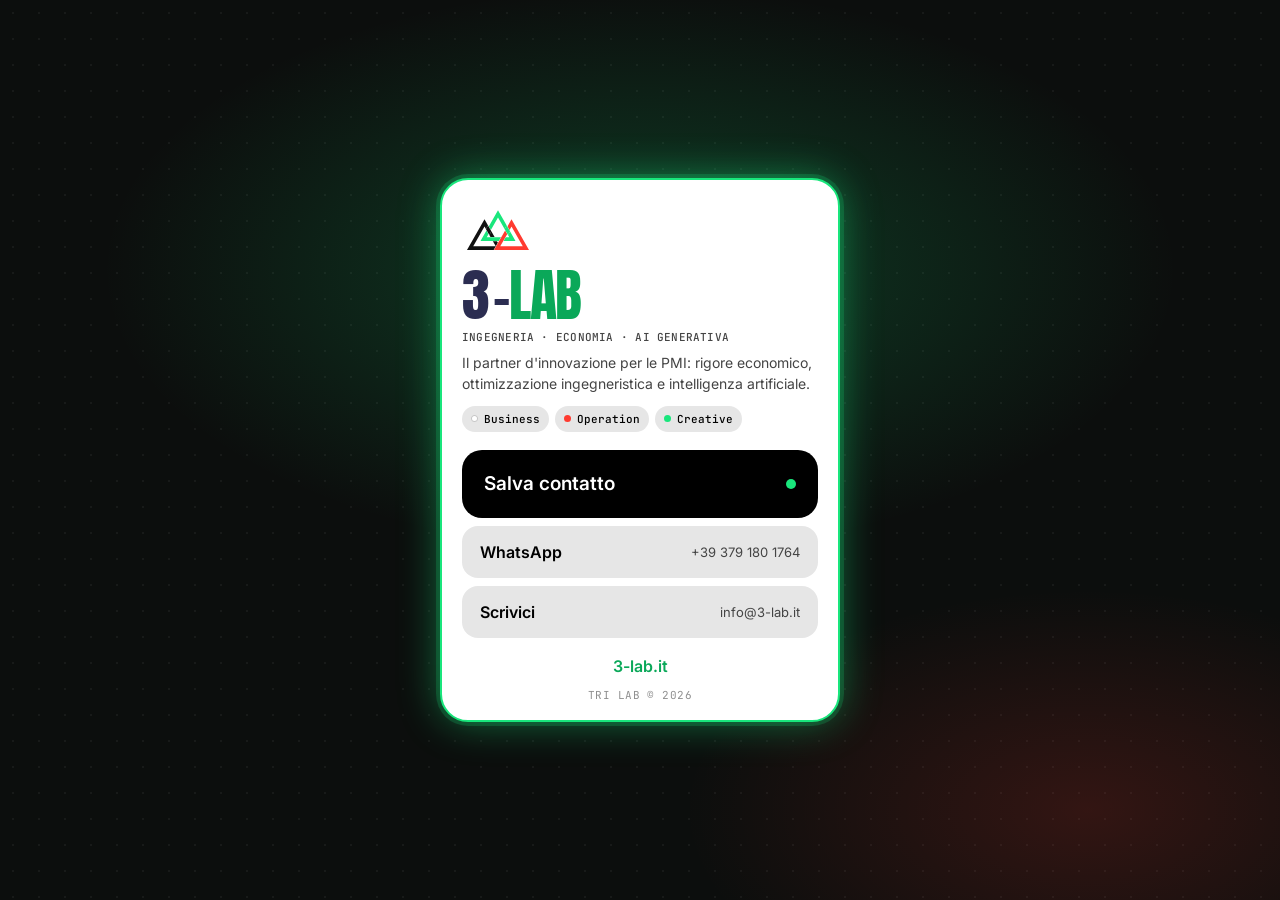
<file: card/index.html>
<!doctype html>
<html lang="it">
<head>
<meta charset="utf-8">
<meta name="viewport" content="width=device-width,initial-scale=1,viewport-fit=cover">
<title>3-LAB — Biglietto da visita</title>
<meta name="description" content="3-LAB: ingegneria, economia e AI generativa per le PMI. Salva il contatto.">
<meta name="theme-color" content="#0c0e0d">
<link rel="icon" href="../logo.svg" type="image/svg+xml">
<link rel="preconnect" href="https://fonts.googleapis.com">
<link rel="preconnect" href="https://fonts.gstatic.com" crossorigin>
<link href="https://fonts.googleapis.com/css2?family=Anton&family=Inter:wght@400;500;600&family=JetBrains+Mono:wght@400;500&display=swap" rel="stylesheet">
<style>
:root{--ink:#000;--paper:#fff;--canvas:#e6e6e6;--slate:#444;--smoke:#8f8f8f;--ash:#c6c6c6;--volt:#19E67C;--volt-deep:#0aa859;--signal:#FF3B30;--navy:#2b2d51}
*{box-sizing:border-box;margin:0}
body{min-height:100svh;display:grid;place-items:center;padding:16px;background-color:#0c0e0d;background-image:radial-gradient(60% 45% at 50% 30%,rgba(25,230,124,.22),transparent 70%),radial-gradient(45% 35% at 85% 90%,rgba(255,59,48,.16),transparent 70%),radial-gradient(rgba(255,255,255,.05) 1px,transparent 1px);background-size:auto,auto,26px 26px;background-attachment:fixed;color:var(--ink);font:16px/1.5 'Inter',system-ui,sans-serif}
.card{width:100%;max-width:400px;background:var(--paper);border-radius:28px;padding:24px 20px 18px;border:2px solid var(--volt);box-shadow:0 0 0 4px rgba(25,230,124,.18),0 0 40px rgba(25,230,124,.45)}
.mark{width:72px;height:auto;display:block}
h1{font:400 56px/.9 'Anton',sans-serif;letter-spacing:-.02em;text-transform:uppercase;margin-top:12px;color:var(--navy)}
h1 .g{color:var(--volt-deep)}
h1 .dash{margin-left:.07em}
.tag{font:500 11px/1.4 'JetBrains Mono',monospace;letter-spacing:.02em;text-transform:uppercase;color:var(--slate);margin-top:10px}
.lead{color:var(--slate);margin-top:8px;font-size:14px;line-height:1.45}
.hubs{display:flex;gap:6px;flex-wrap:wrap;margin-top:12px}
.hubs span{font:500 11px 'JetBrains Mono',monospace;padding:6px 9px;border-radius:999px;background:var(--canvas)}
.hubs i{display:inline-block;width:7px;height:7px;border-radius:50%;margin-right:6px;vertical-align:1px}
.actions{display:grid;gap:8px;margin-top:18px}
.btn{display:flex;align-items:center;justify-content:space-between;gap:12px;padding:14px 18px;border-radius:16px;text-decoration:none;font-weight:600;color:var(--ink);background:var(--canvas)}
.btn small{font:400 13px 'Inter',sans-serif;color:var(--slate)}
.btn.main{background:var(--ink);color:var(--paper);padding:20px 22px;font-size:19px;border-radius:20px}
.btn.main::after{content:"";width:10px;height:10px;border-radius:50%;background:var(--volt)}
.btn:focus-visible{outline:3px solid var(--volt-deep);outline-offset:2px}
.site{display:block;text-align:center;margin-top:16px;font-weight:600;color:var(--volt-deep);text-decoration:none}
.site:hover{text-decoration:underline}
footer{font:400 11px 'JetBrains Mono',monospace;color:var(--smoke);text-align:center;margin-top:10px;letter-spacing:.04em}
</style>
</head>
<body>
<main class="card">
  <img class="mark" src="../logo.svg" alt="Logo 3-LAB" width="72" height="54">
  <h1>3<span class="dash">-</span><span class="g">LAB</span></h1>
  <p class="tag">Ingegneria · Economia · AI Generativa</p>
  <p class="lead">Il partner d'innovazione per le PMI: rigore economico, ottimizzazione ingegneristica e intelligenza artificiale.</p>
  <div class="hubs">
    <span><i style="background:var(--paper);box-shadow:inset 0 0 0 1px var(--ash)"></i>Business</span>
    <span><i style="background:var(--signal)"></i>Operation</span>
    <span><i style="background:var(--volt)"></i>Creative</span>
  </div>
  <nav class="actions">
    <a class="btn main" href="3-lab.vcf?v=2" download="3-LAB.vcf">Salva contatto</a>
    <a class="btn" href="https://wa.me/393791801764">WhatsApp <small>+39 379 180 1764</small></a>
    <a class="btn" href="mailto:info@3-lab.it">Scrivici <small>info@3-lab.it</small></a>
  </nav>
  <a class="site" href="https://3-lab.it">3-lab.it</a>
  <footer>TRI LAB © 2026</footer>
</main>
</body>
</html>
</file>
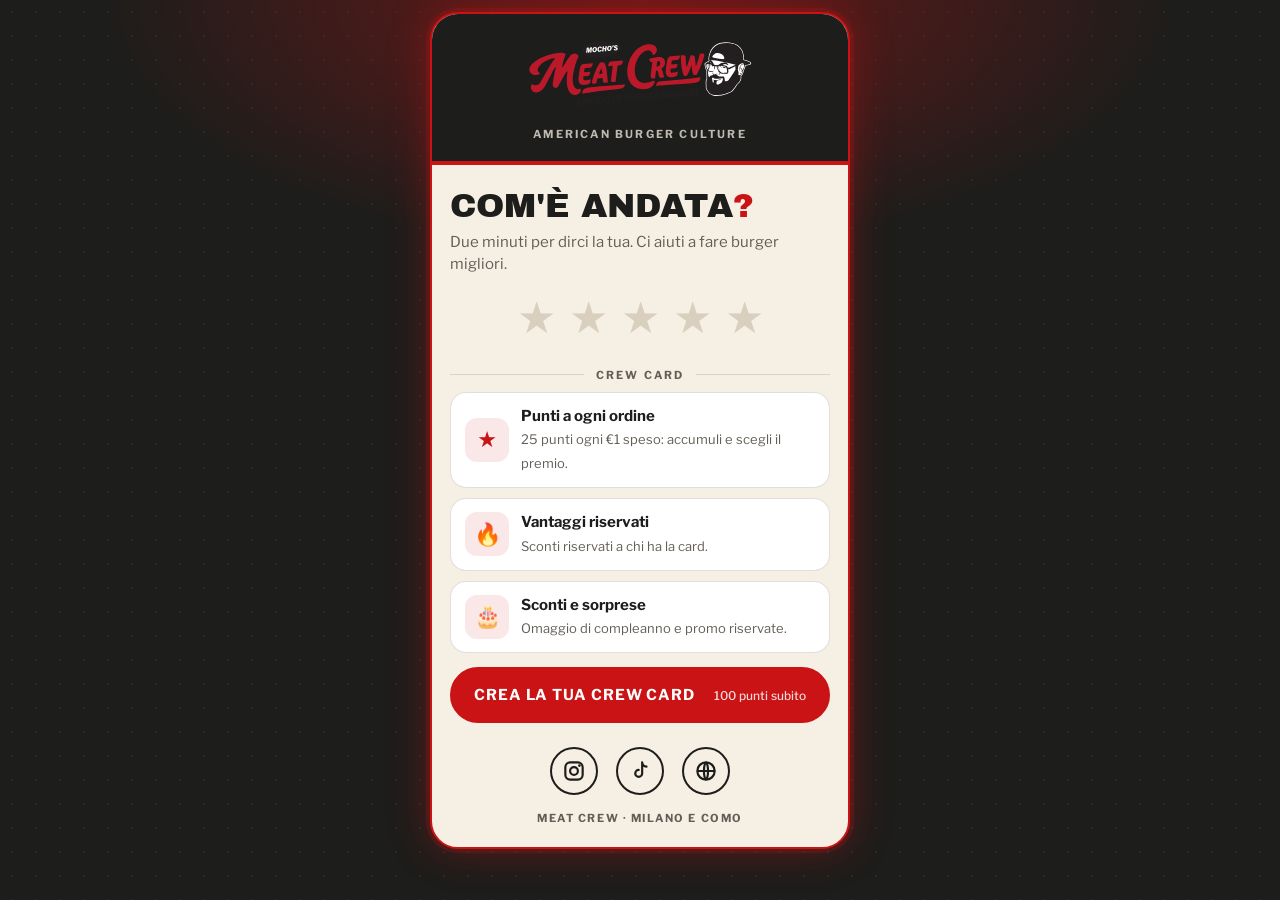
<file: demo/meat-crew/index.html>
<!doctype html>
<html lang="it"><head><meta charset="utf-8">
<meta name="viewport" content="width=device-width,initial-scale=1,viewport-fit=cover">
<title>Meat Crew — Com'è andata?</title>
<meta name="description" content="Lascia una recensione e attiva la tua Crew Card: punti e vantaggi.">
<meta name="robots" content="noindex,nofollow">
<meta name="theme-color" content="#1d1d1b">
<link rel="preconnect" href="https://fonts.googleapis.com"><link rel="preconnect" href="https://fonts.gstatic.com" crossorigin>
<link href="https://fonts.googleapis.com/css2?family=Archivo+Black&family=Libre+Franklin:wght@400;500;600;700&display=swap" rel="stylesheet">
<link rel="stylesheet" href="style.css">
</head><body><main class="wrap">

<header class="brand">
  <img src="brand/logo-esteso_su-bianco.svg" alt="Meat Crew" width="187" height="60">
  <p class="sub">American burger culture</p>
</header>

<!-- 1 · Benvenuto -->
<section id="s-home">
  <h2>Com'è andata<i>?</i></h2>
  <p class="lead">Due minuti per dirci la tua. Ci aiuti a fare burger migliori.</p>
  <div class="stars" id="stars" role="radiogroup" aria-label="Il tuo voto">
    <button type="button" role="radio" aria-checked="false" aria-label="1 stella" data-v="1">★</button>
    <button type="button" role="radio" aria-checked="false" aria-label="2 stelle" data-v="2">★</button>
    <button type="button" role="radio" aria-checked="false" aria-label="3 stelle" data-v="3">★</button>
    <button type="button" role="radio" aria-checked="false" aria-label="4 stelle" data-v="4">★</button>
    <button type="button" role="radio" aria-checked="false" aria-label="5 stelle" data-v="5">★</button>
  </div>

  <div class="stack" id="after-good" hidden>
    <a class="btn primary" id="g-review" href="https://search.google.com/local/writereview?placeid=ChIJCwgpoUzFhkcR_dVN5MsMnpk" target="_blank" rel="noopener">
      <span style="display:flex;align-items:center;gap:10px"><svg class="g" viewBox="0 0 48 48" aria-hidden="true"><path fill="#fff" d="M24 9.5c3.54 0 6.71 1.22 9.21 3.6l6.85-6.85C35.9 2.38 30.47 0 24 0 14.62 0 6.51 5.38 2.56 13.22l7.98 6.19C12.43 13.72 17.74 9.5 24 9.5z"/><path fill="#fff" fill-opacity=".85" d="M46.98 24.55c0-1.57-.15-3.09-.38-4.55H24v9.02h12.94c-.58 2.96-2.26 5.48-4.78 7.18l7.73 6c4.51-4.18 7.09-10.36 7.09-17.65z"/><path fill="#fff" fill-opacity=".7" d="M10.53 28.59c-.48-1.45-.76-2.99-.76-4.59s.27-3.14.76-4.59l-7.98-6.19C.92 16.46 0 20.12 0 24c0 3.88.92 7.54 2.56 10.78l7.97-6.19z"/><path fill="#fff" fill-opacity=".6" d="M24 48c6.48 0 11.93-2.13 15.89-5.81l-7.73-6c-2.15 1.45-4.92 2.3-8.16 2.3-6.26 0-11.57-4.22-13.47-9.91l-7.98 6.19C6.51 42.62 14.62 48 24 48z"/></svg>Pubblica su Google</span>
      <small>+50 punti</small>
    </a>
  </div>

  <form class="stack" id="feedback" hidden novalidate>
    <p class="lead">Mi dispiace. Dicci cosa non ha funzionato: lo leggiamo noi, di persona.</p>
    <label>Il tuo messaggio<textarea id="fb-text" maxlength="600" placeholder="Cosa possiamo migliorare?"></textarea></label>
    <label>Contatto (facoltativo)<input id="fb-contact" type="text" autocomplete="email" placeholder="Email o telefono"></label>
    <button class="btn primary" type="submit">Invia ai gestori</button>
  </form>

  <div class="sep">Crew Card</div>
  <div class="perk"><div class="ico">★</div><div><b>Punti a ogni ordine</b><span>25 punti ogni €1 speso: accumuli e scegli il premio.</span></div></div>
  <div class="perk"><div class="ico">🔥</div><div><b>Vantaggi riservati</b><span>Sconti riservati a chi ha la card.</span></div></div>
  <div class="perk"><div class="ico">🎂</div><div><b>Sconti e sorprese</b><span>Omaggio di compleanno e promo riservate.</span></div></div>
  <div class="stack"><button class="btn primary" id="go-join" type="button">Crea la tua Crew Card <small>100 punti subito</small></button></div>
</section>

<!-- 2 · Iscrizione -->
<section id="s-join" hidden>
  <button class="back" type="button" data-go="home">← Indietro</button>
  <h2>Entra nella <i>Crew</i></h2>
  <p class="lead">Ci mettiamo 20 secondi. Ti regaliamo 100 punti di benvenuto.</p>
  <form id="join" novalidate>
    <label>Nome<input id="f-name" type="text" autocomplete="given-name" required placeholder="Il tuo nome"></label>
    <label>Cognome<input id="f-surname" type="text" autocomplete="family-name" placeholder="Facoltativo"></label>
    <label>Telefono o email<input id="f-contact" type="text" autocomplete="tel" required placeholder="+39 … oppure nome@email.it"></label>
    <label>Data di compleanno<input id="f-bday" type="date" autocomplete="bday"></label>
    <label class="chk"><input id="f-privacy" type="checkbox"><span>Ho letto l'<a href="/privacy/" target="_blank" rel="noopener">informativa privacy</a> e accetto il trattamento dei dati per la tessera.</span></label>
    <label class="chk"><input id="f-promo" type="checkbox"><span>Voglio ricevere promozioni e novità (facoltativo).</span></label>
    <p class="err" id="join-err" role="alert"></p>
    <button class="btn primary" type="submit">Crea la mia Crew Card</button>
  </form>
</section>

<!-- 3 · Tessera -->
<section id="s-card" hidden>
  <h2>Benvenuto nella <i>Crew</i></h2>
  <article class="pass" aria-label="La tua Crew Card">
    <div class="pass-top"><img class="pass-logo" src="brand/logo-esteso_su-nero.svg" alt="Meat Crew" width="112" height="36"><span class="tier" id="c-tier">Crew Member</span></div>
    <div class="pts"><small>I tuoi punti</small><b id="c-pts">0</b>
      <div class="bar"><i id="c-bar"></i></div>
      <p class="next" id="c-next"></p></div>
    <div class="pass-foot"><div class="who"><b id="c-name"></b><span id="c-num"></span></div><div class="qr" id="c-qr" aria-label="Il tuo codice tessera"></div></div>
  </article>

  <div class="wallets">
    <button class="wbtn" type="button" data-wallet="Apple Wallet"><svg viewBox="0 0 24 24" fill="currentColor" aria-hidden="true"><path d="M16.4 12.6c0-2.3 1.9-3.400 2-3.500-1.100-1.600-2.800-1.800-3.400-1.800-1.400-.1-2.800.9-3.500.9s-1.800-.8-3-.8c-1.500 0-3 .9-3.800 2.300-1.600 2.800-.4 7 1.200 9.300.8 1.100 1.700 2.400 2.900 2.300 1.200 0 1.600-.7 3-.7s1.800.7 3 .7 2-1.100 2.800-2.200c.9-1.300 1.200-2.500 1.300-2.600-.1 0-2.500-1-2.500-3.900zM14.200 5.800c.6-.8 1.100-1.800.9-2.800-.9 0-2 .6-2.600 1.400-.6.700-1.100 1.700-.9 2.700 1 .1 2-.5 2.600-1.300z"/></svg>Aggiungi ad Apple Wallet</button>
    <button class="wbtn" type="button" data-wallet="Google Wallet"><svg viewBox="0 0 24 24" fill="none" stroke="currentColor" stroke-width="2" aria-hidden="true"><rect x="3" y="6" width="18" height="13" rx="3"/><path d="M3 10h18M16 14.500h2"/></svg>Aggiungi a Google Wallet</button>
  </div>

  <h3 class="hl">Solo per chi ha la card</h3>
  <div class="perk"><div class="ico">%</div><div><b>Punti doppi il martedì</b><span>Ogni ordine vale il doppio.</span></div></div>
  <div class="perk"><div class="ico">🎂</div><div><b>Compleanno</b><span>Un burger in omaggio nella tua settimana.</span></div></div>
  <div class="perk"><div class="ico">🍟</div><div><b>Premi a punti</b><span>1.000 pt = patatine · 1.800 pt = birra · 3.500 pt = burger.</span></div></div>

</section>

<div class="social"><a href="https://www.instagram.com/mochohf/" aria-label="Instagram"><svg viewBox="0 0 24 24" aria-hidden="true"><rect x="4" y="4" width="16" height="16" rx="4.5" fill="none" stroke="currentColor" stroke-width="2"/><circle cx="12" cy="12" r="3.6" fill="none" stroke="currentColor" stroke-width="2"/><circle cx="17" cy="7" r="1.2" fill="currentColor"/></svg></a><a href="https://www.tiktok.com/@meatcrew" aria-label="TikTok"><svg viewBox="0 0 24 24" aria-hidden="true"><path d="M14 4v10.2a3.2 3.2 0 1 1-3.2-3.2M14 4c.3 2.3 1.8 3.8 4 4" fill="none" stroke="currentColor" stroke-width="2" stroke-linecap="round"/></svg></a><a href="https://www.meatcrew.it/it" aria-label="Sito web"><svg viewBox="0 0 24 24" aria-hidden="true"><circle cx="12" cy="12" r="8" fill="none" stroke="currentColor" stroke-width="2"/><path d="M4 12h16M12 4c2.500 2.300 2.500 13.700 0 16M12 4c-2.500 2.300-2.500 13.700 0 16" fill="none" stroke="currentColor" stroke-width="2"/></svg></a></div>
<footer>Meat Crew · Milano e Como</footer>
</main>
<div class="toast" id="toast" role="status"></div>
<script src="qr.js"></script>
<script src="app.js"></script>
</body></html>
</file>
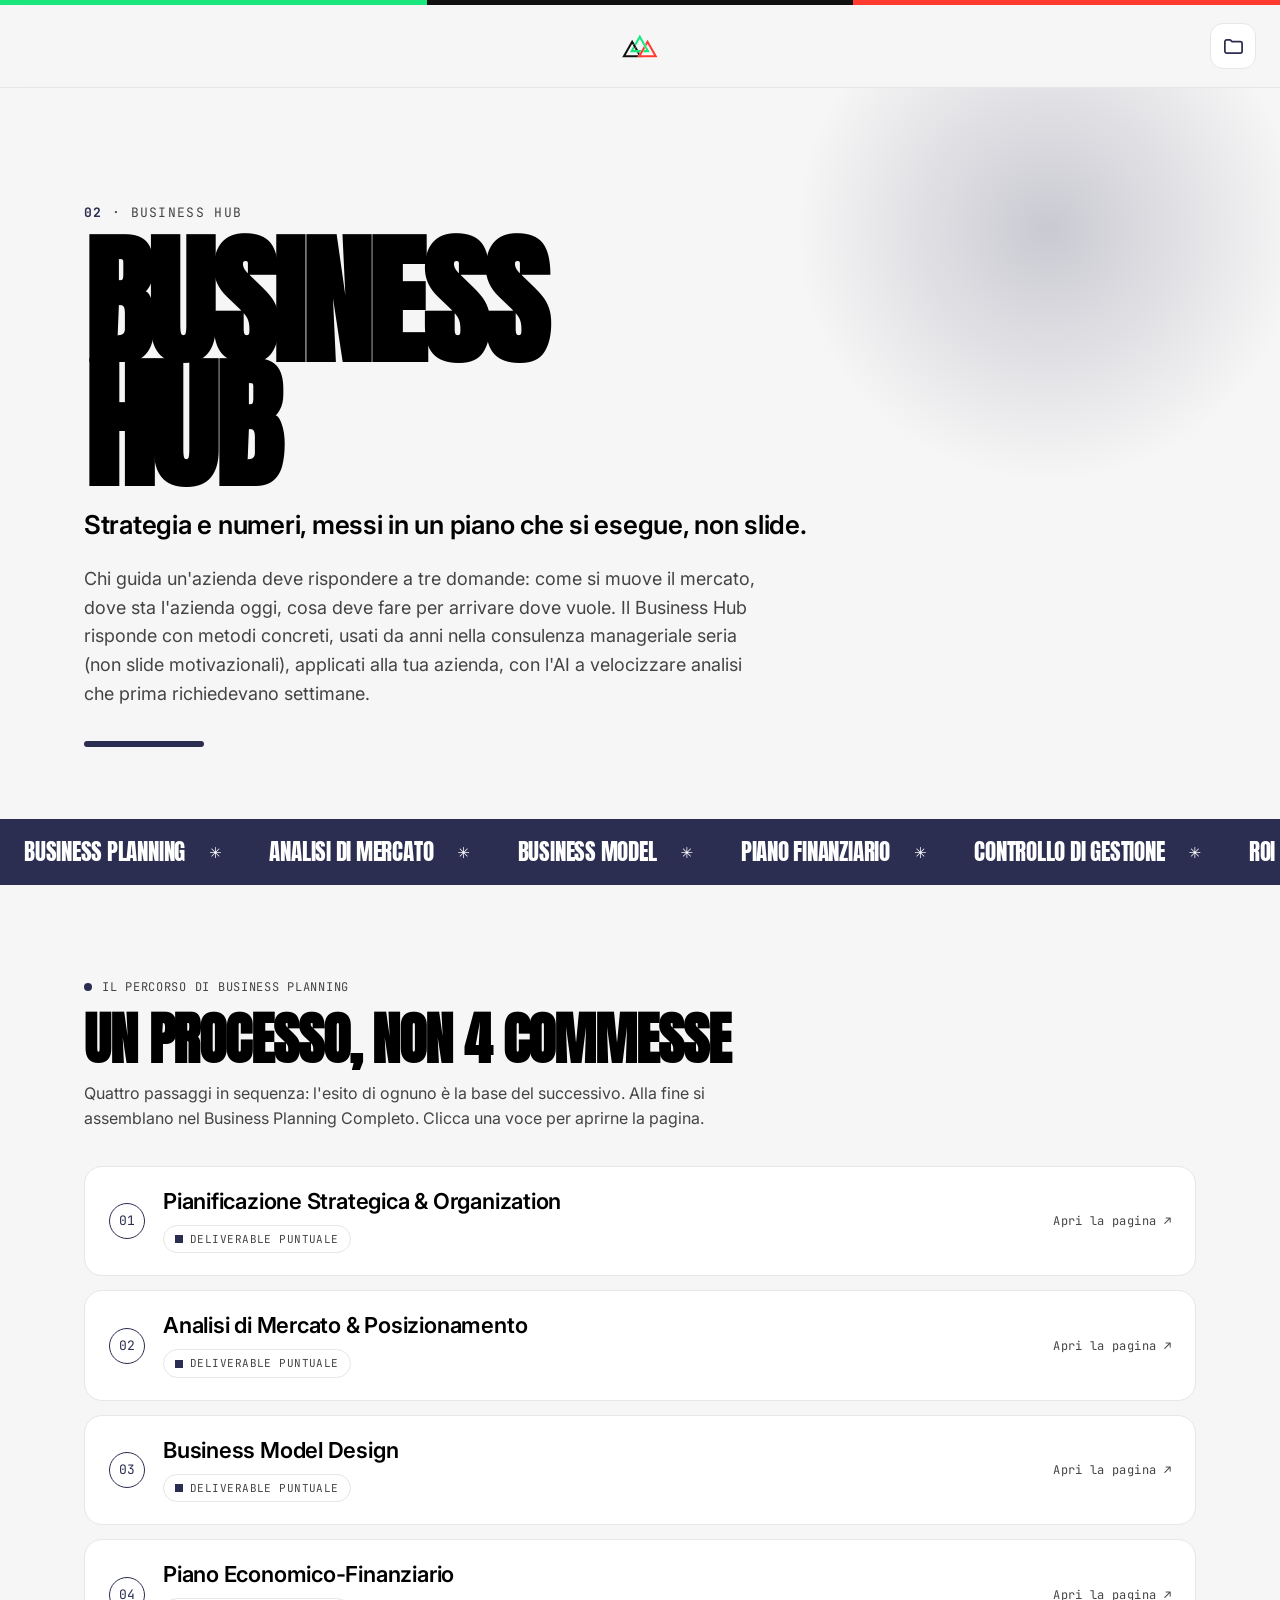
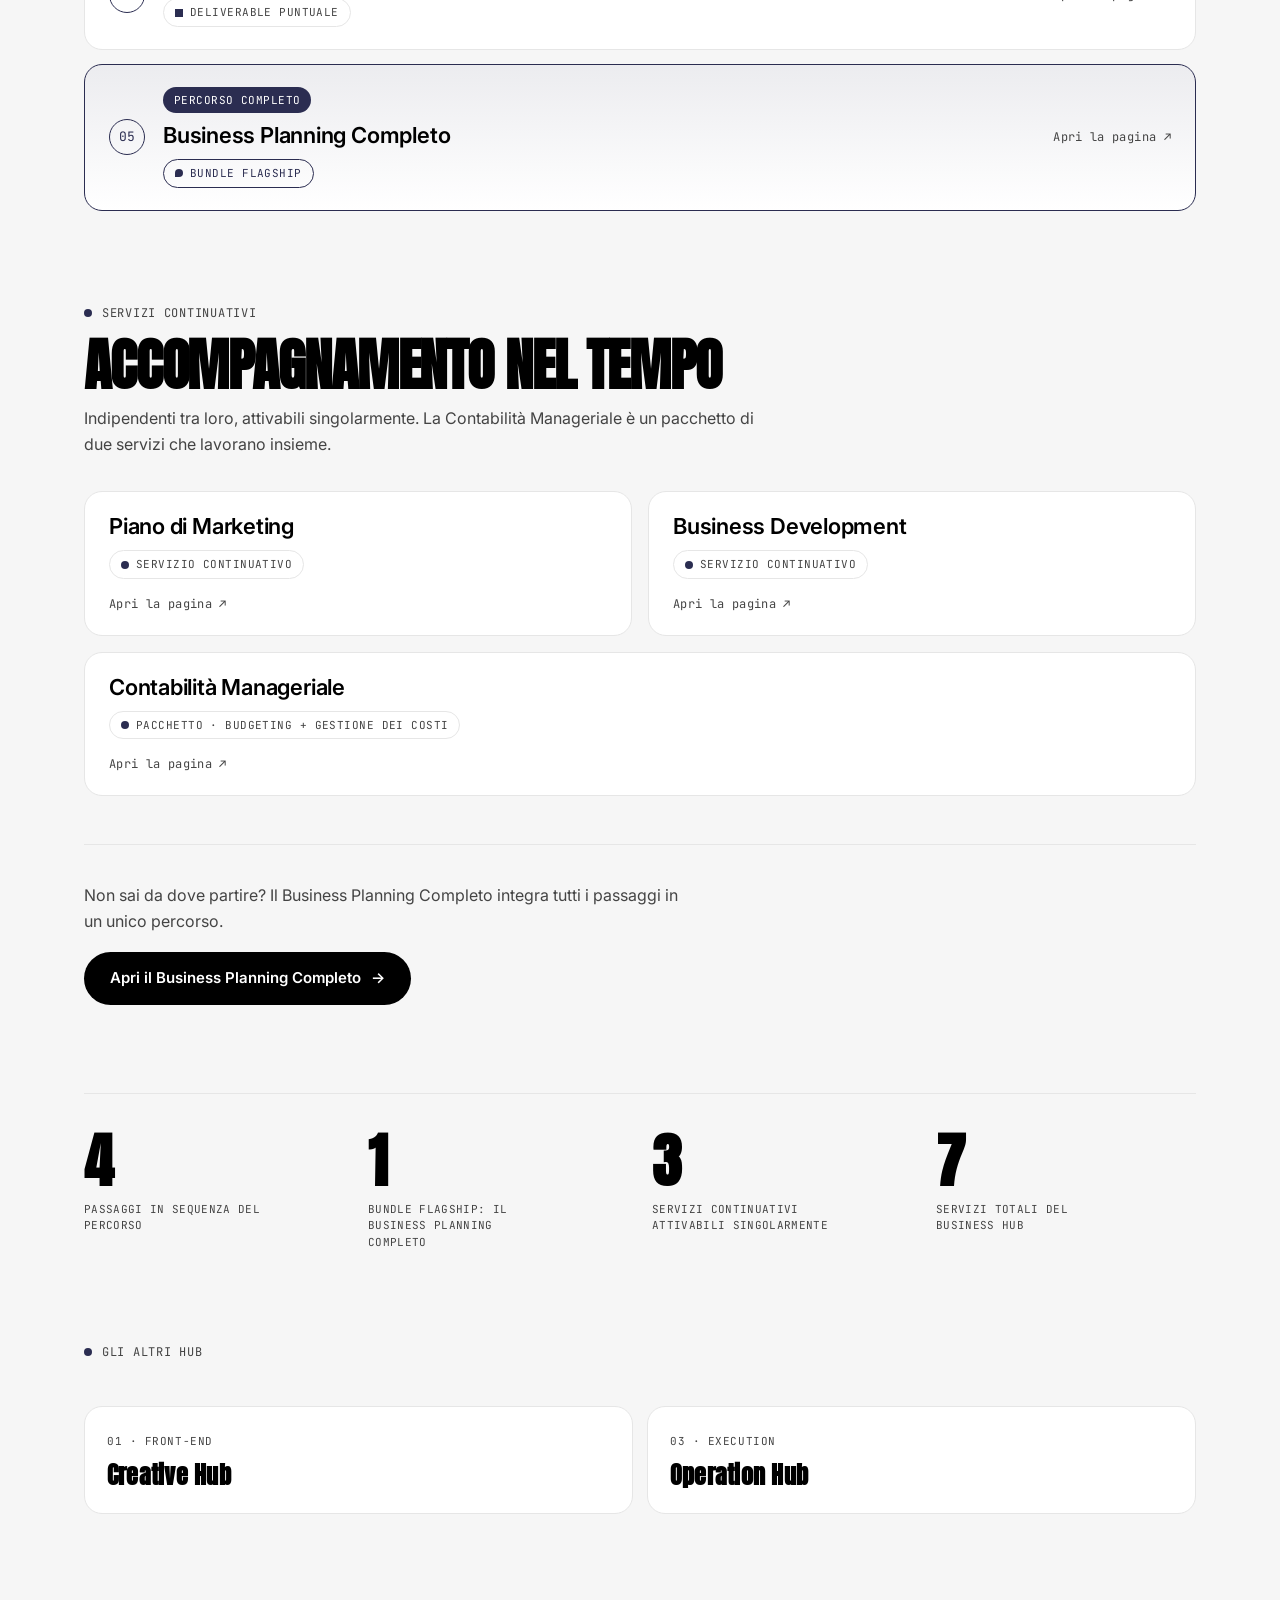
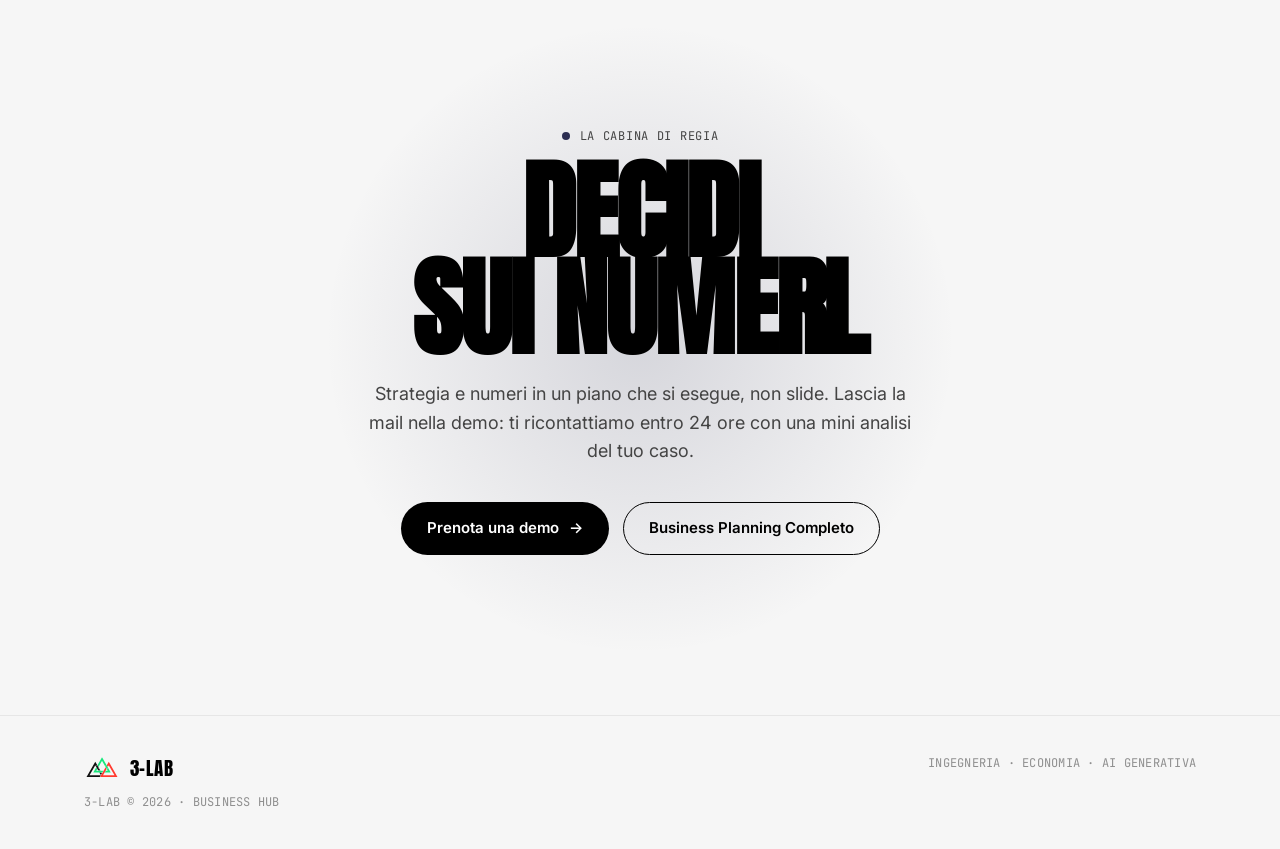
<file: tre-hub/business-hub.html>
<!DOCTYPE html>
<html lang="it">
<head>
<meta charset="UTF-8">
<meta name="viewport" content="width=device-width, initial-scale=1.0">
<title>Business Hub · 3-LAB consulenza Marcianise</title>
<link rel="canonical" href="https://3-lab.it/tre-hub/business-hub.html">
<link rel="icon" href="/logo.svg" type="image/svg+xml">
<meta name="description" content="Business Hub di 3-LAB (Marcianise): pianificazione strategica, analisi di mercato, modello di business, piano economico-finanziario e Business Planning Completo. Strategia e numeri in un piano che si esegue.">
<link rel="preconnect" href="https://fonts.googleapis.com">
<link rel="preconnect" href="https://fonts.gstatic.com" crossorigin>
<link href="https://fonts.googleapis.com/css2?family=Anton&family=Inter:wght@400;450;500;600&family=JetBrains+Mono:wght@400;500&display=swap" rel="stylesheet">
<link rel="stylesheet" href="hub.css">
</head>
<body style="--acc:var(--navy)">
<div class="brandbar"></div>

<header class="hub-nav">
  <a class="hub-logo" href="../index.html">
    <img src="../logo.svg" alt="" width="32" height="26">
  </a>
  <a class="hub-back" href="../index.html#hubs" aria-label="Torna ai Tre Hub" title="Torna ai Tre Hub">
    <svg viewBox="0 0 24 24" fill="none" stroke="currentColor" stroke-width="1.8" stroke-linecap="round" stroke-linejoin="round" aria-hidden="true"><path d="M3 7a2 2 0 0 1 2-2h3.5l2 2H19a2 2 0 0 1 2 2v8a2 2 0 0 1-2 2H5a2 2 0 0 1-2-2V7z"/></svg>
  </a>
</header>

<section class="hub-hero">
  <div class="wrap">
    <div class="hub-num reveal"><b>02</b> · Business Hub</div>
    <h1 class="hub-title reveal">Business<br>Hub</h1>
    <p class="hub-tagline reveal">Strategia e numeri, messi in un piano che si esegue, non slide.</p>
    <p class="hub-intro reveal">Chi guida un'azienda deve rispondere a tre domande: come si muove il mercato, dove sta l'azienda oggi, cosa deve fare per arrivare dove vuole. Il Business Hub risponde con metodi concreti, usati da anni nella consulenza manageriale seria (non slide motivazionali), applicati alla tua azienda, con l'AI a velocizzare analisi che prima richiedevano settimane.</p>
    <div class="hub-accentbar reveal"></div>
  </div>
</section>

<div class="hub-marquee" aria-hidden="true">
  <div class="hub-marquee-track">
    <span class="hub-marquee-item">Business Planning</span>
    <span class="hub-marquee-item">Analisi di Mercato</span>
    <span class="hub-marquee-item">Business Model</span>
    <span class="hub-marquee-item">Piano Finanziario</span>
    <span class="hub-marquee-item">Controllo di Gestione</span>
    <span class="hub-marquee-item">ROI Driven</span>
  </div>
</div>

<section class="hub-section">
  <div class="wrap">
    <span class="hub-kicker reveal">Il percorso di Business Planning</span>
    <h2 class="hub-h2 reveal">Un processo, non 4 commesse</h2>
    <p class="hub-lede reveal">Quattro passaggi in sequenza: l'esito di ognuno è la base del successivo. Alla fine si assemblano nel Business Planning Completo. Clicca una voce per aprirne la pagina.</p>

    <div class="svc-list svc-seq">
      <a class="svc reveal" href="servizio.html?s=biz-1">
        <span class="svc-n">01</span>
        <span class="svc-main"><span class="svc-t">Pianificazione Strategica &amp; Organization</span><span class="svc-tag t-deliverable">Deliverable puntuale</span></span>
        <span class="svc-go">Apri la pagina ↗</span>
      </a>
      <a class="svc reveal" href="servizio.html?s=biz-2">
        <span class="svc-n">02</span>
        <span class="svc-main"><span class="svc-t">Analisi di Mercato &amp; Posizionamento</span><span class="svc-tag t-deliverable">Deliverable puntuale</span></span>
        <span class="svc-go">Apri la pagina ↗</span>
      </a>
      <a class="svc reveal" href="servizio.html?s=biz-3">
        <span class="svc-n">03</span>
        <span class="svc-main"><span class="svc-t">Business Model Design</span><span class="svc-tag t-deliverable">Deliverable puntuale</span></span>
        <span class="svc-go">Apri la pagina ↗</span>
      </a>
      <a class="svc reveal" href="servizio.html?s=biz-4">
        <span class="svc-n">04</span>
        <span class="svc-main"><span class="svc-t">Piano Economico-Finanziario</span><span class="svc-tag t-deliverable">Deliverable puntuale</span></span>
        <span class="svc-go">Apri la pagina ↗</span>
      </a>
      <a class="svc is-flagship reveal" href="servizio.html?s=biz-5">
        <span class="svc-n">05</span>
        <span class="svc-main"><span class="svc-badge">Percorso completo</span><span class="svc-t">Business Planning Completo</span><span class="svc-tag t-flagship">Bundle flagship</span></span>
        <span class="svc-go">Apri la pagina ↗</span>
      </a>
    </div>
  </div>
</section>

<section class="hub-section" style="padding-top:0">
  <div class="wrap">
    <span class="hub-kicker reveal">Servizi continuativi</span>
    <h2 class="hub-h2 reveal">Accompagnamento nel tempo</h2>
    <p class="hub-lede reveal">Indipendenti tra loro, attivabili singolarmente. La Contabilità Manageriale è un pacchetto di due servizi che lavorano insieme.</p>

    <div class="svc-list svc-grid">
      <a class="svc reveal" href="servizio.html?s=biz-6">
        <span class="svc-main"><span class="svc-t">Piano di Marketing</span><span class="svc-tag t-continuativo">Servizio continuativo</span></span>
        <span class="svc-go">Apri la pagina ↗</span>
      </a>
      <a class="svc reveal" href="servizio.html?s=biz-7">
        <span class="svc-main"><span class="svc-t">Business Development</span><span class="svc-tag t-continuativo">Servizio continuativo</span></span>
        <span class="svc-go">Apri la pagina ↗</span>
      </a>
      <a class="svc reveal" href="servizio.html?s=biz-8" style="grid-column:1/-1">
        <span class="svc-main"><span class="svc-t">Contabilità Manageriale</span><span class="svc-tag t-continuativo">Pacchetto · Budgeting + Gestione dei Costi</span></span>
        <span class="svc-go">Apri la pagina ↗</span>
      </a>
    </div>

    <div class="hub-cta-row reveal">
      <p class="hub-cta-note">Non sai da dove partire? Il Business Planning Completo integra tutti i passaggi in un unico percorso.</p>
      <a class="hub-cta-btn" href="servizio.html?s=biz-5">Apri il Business Planning Completo <span>→</span></a>
    </div>
  </div>
</section>

<section class="hub-section" style="padding-top:0">
  <div class="wrap">
    <div class="hub-stats">
      <div class="hub-stat reveal"><div class="n"><b data-count="4">0</b></div><div class="l">Passaggi in sequenza del percorso</div></div>
      <div class="hub-stat reveal"><div class="n"><b data-count="1">0</b></div><div class="l">Bundle flagship: il Business Planning Completo</div></div>
      <div class="hub-stat reveal"><div class="n"><b data-count="3">0</b></div><div class="l">Servizi continuativi attivabili singolarmente</div></div>
      <div class="hub-stat reveal"><div class="n"><b data-count="8">0</b></div><div class="l">Servizi totali del Business Hub</div></div>
    </div>
  </div>
</section>

<section class="hub-section" style="padding-top:0">
  <div class="wrap">
    <span class="hub-kicker reveal">Gli altri hub</span>
    <div class="hub-siblings">
      <a class="hub-sibling reveal" href="creative-hub.html"><small>01 · Front-End</small><b>Creative Hub</b></a>
      <a class="hub-sibling reveal" href="operation-hub.html"><small>03 · Execution</small><b>Operation Hub</b></a>
    </div>
  </div>
</section>

<section class="hub-bigcta">
  <div class="wrap">
    <span class="hub-kicker reveal">La cabina di regia</span>
    <h2 class="reveal">DECIDI<br>SUI NUMERI.</h2>
    <p class="reveal">Strategia e numeri in un piano che si esegue, non slide. Lascia la mail nella demo: ti ricontattiamo entro 24 ore con una mini analisi del tuo caso.</p>
    <div class="hub-bigcta-actions reveal">
      <a class="hub-cta-btn" href="../index.html#contact">Prenota una demo <span>→</span></a>
      <a class="hub-cta-ghost" href="servizio.html?s=biz-5">Business Planning Completo</a>
    </div>
  </div>
</section>

<footer class="hub-foot">
  <div class="wrap">
    <div>
      <span class="foot-logo"><img src="../logo.svg" alt="" width="26" height="21"><span>3-LAB</span></span>
      <p style="margin-top:6px">3-LAB © <span id="year">2026</span> · Business Hub</p>
    </div>
    <p>Ingegneria · Economia · AI Generativa</p>
  </div>
</footer>

<script src="hub.js"></script>
</body>
</html>
</file>
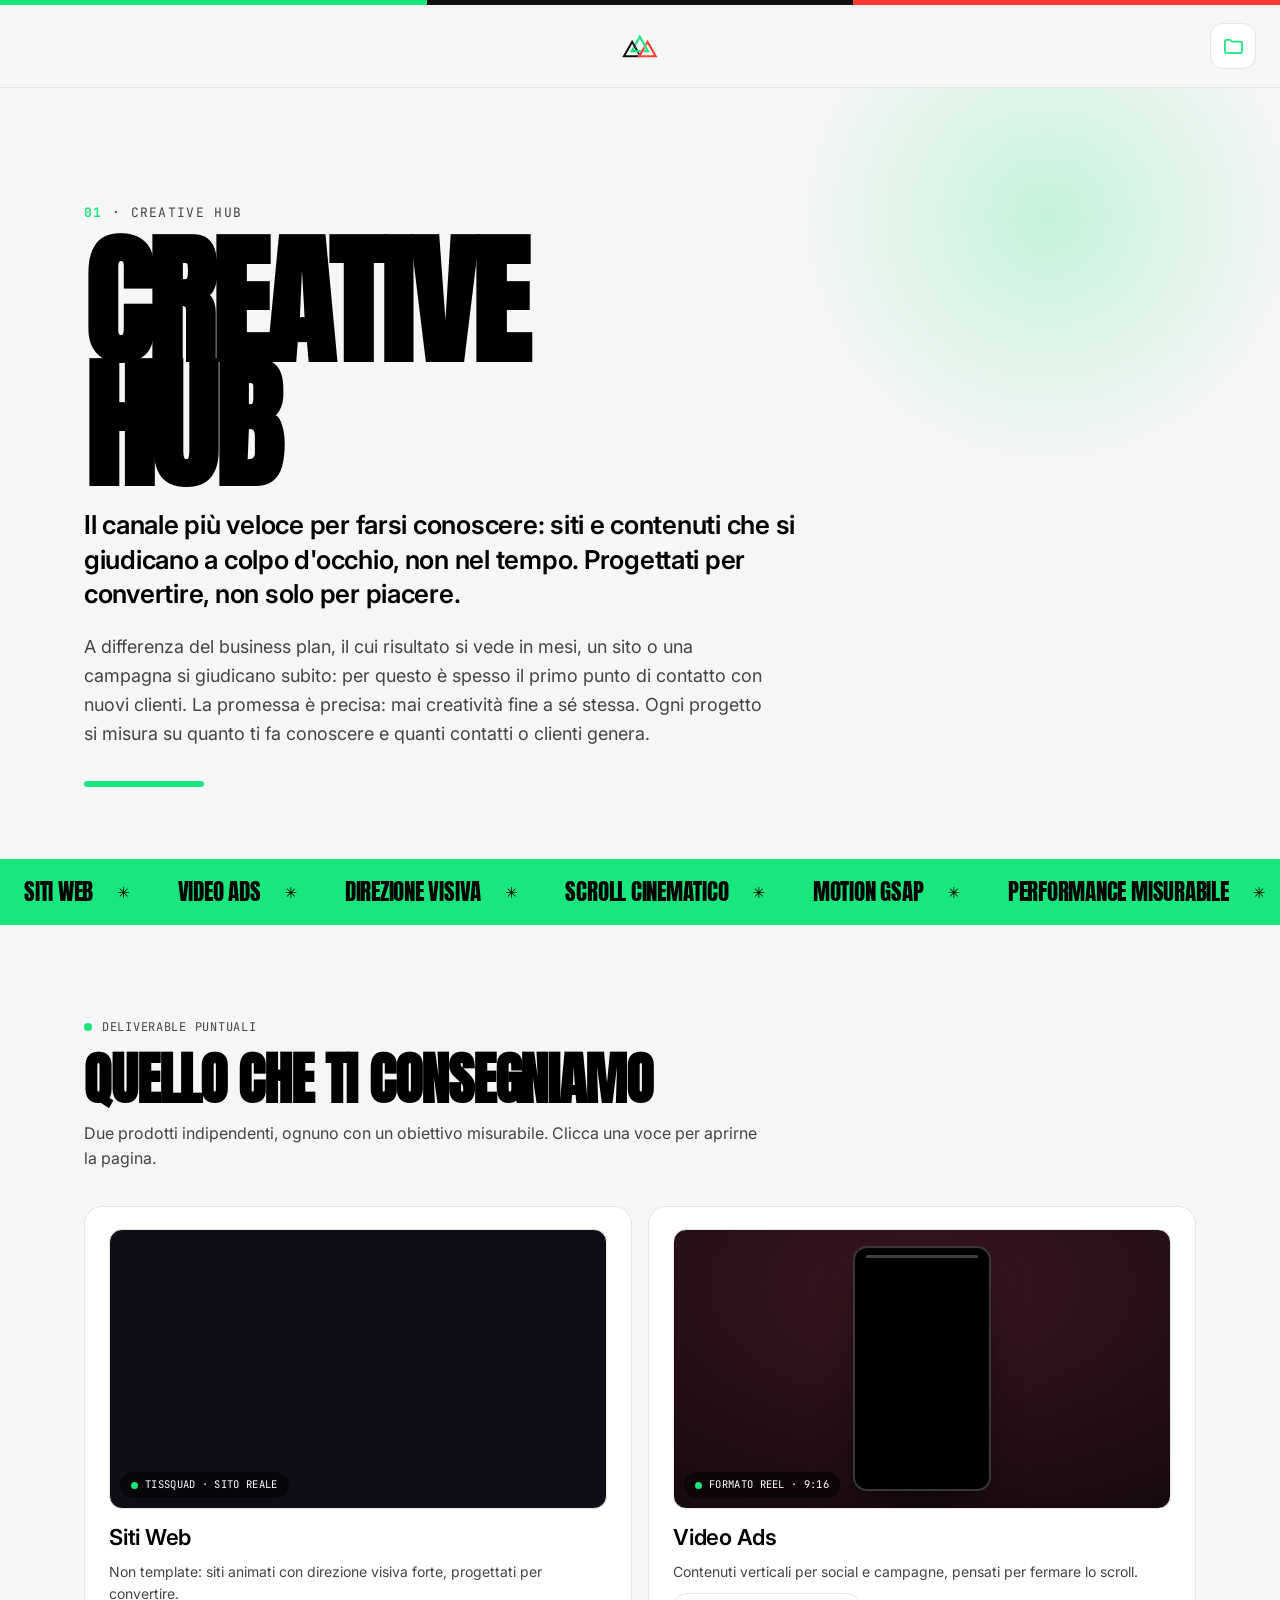
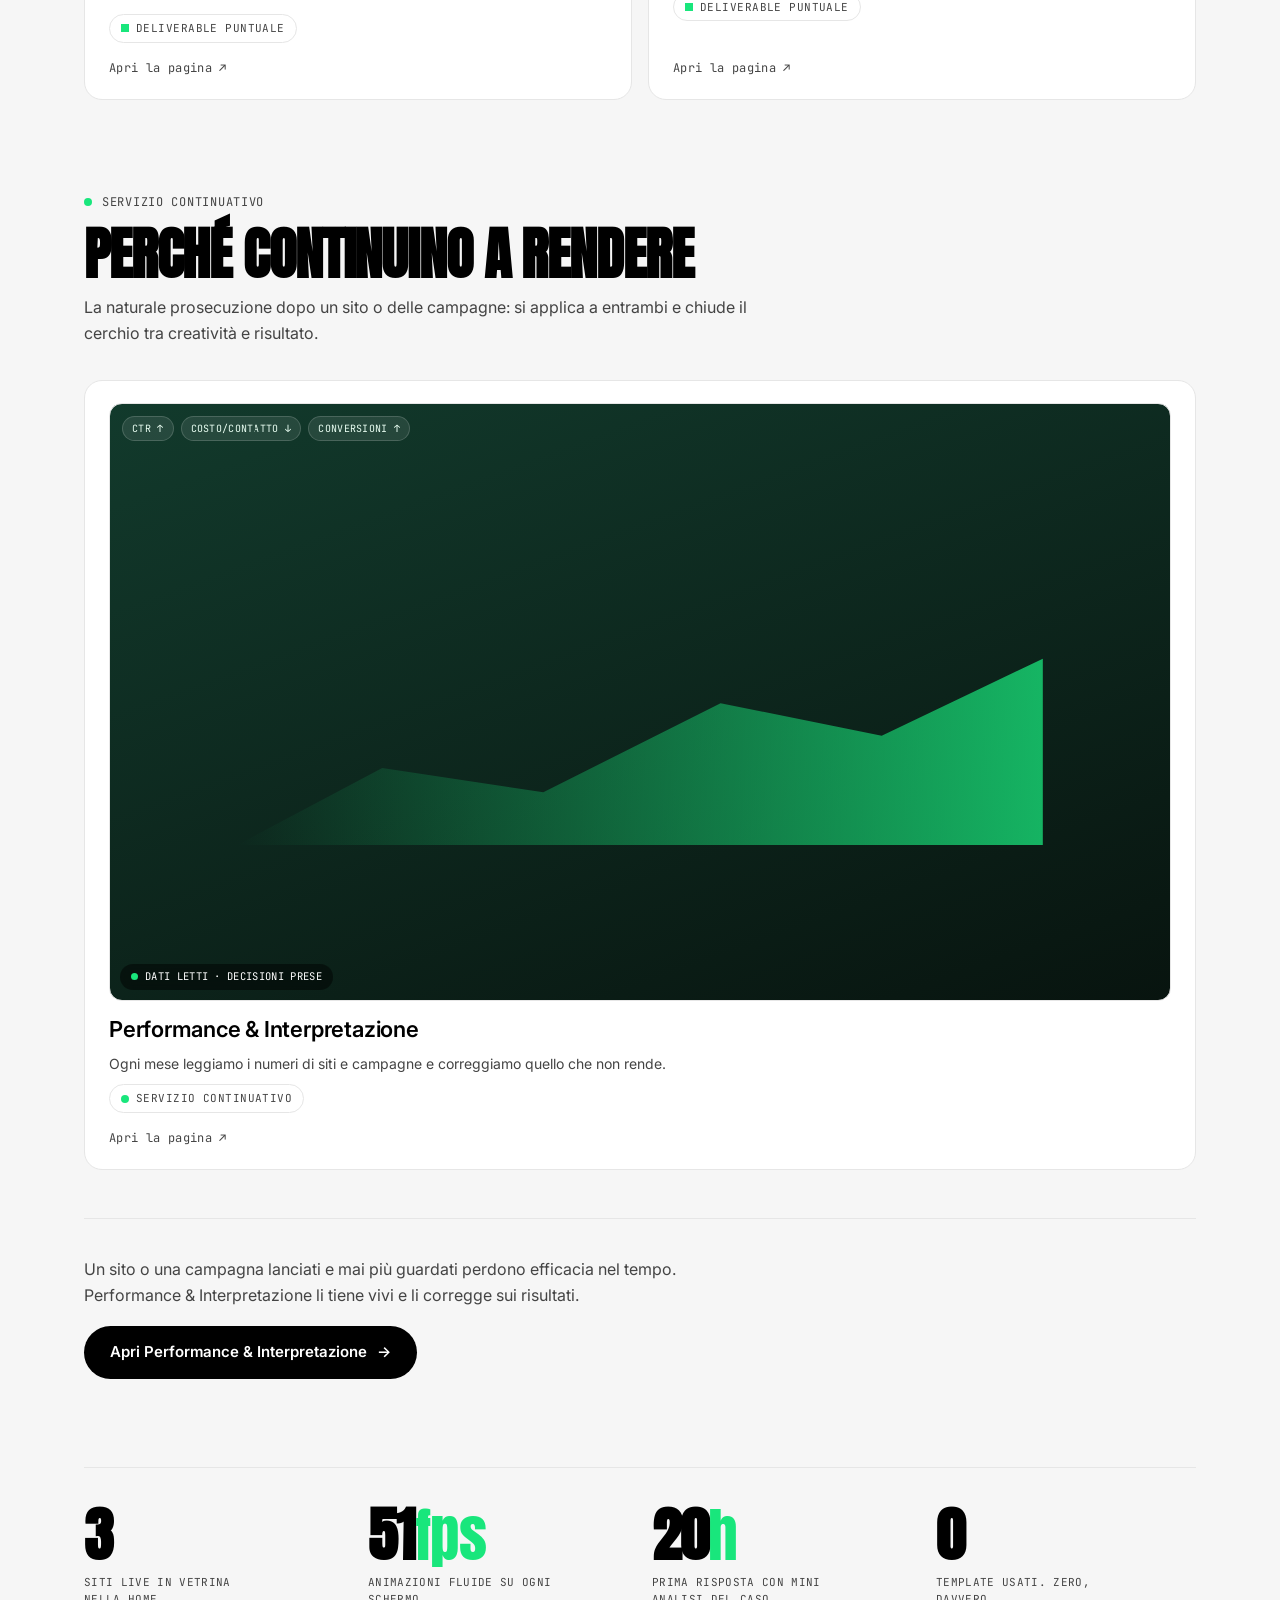
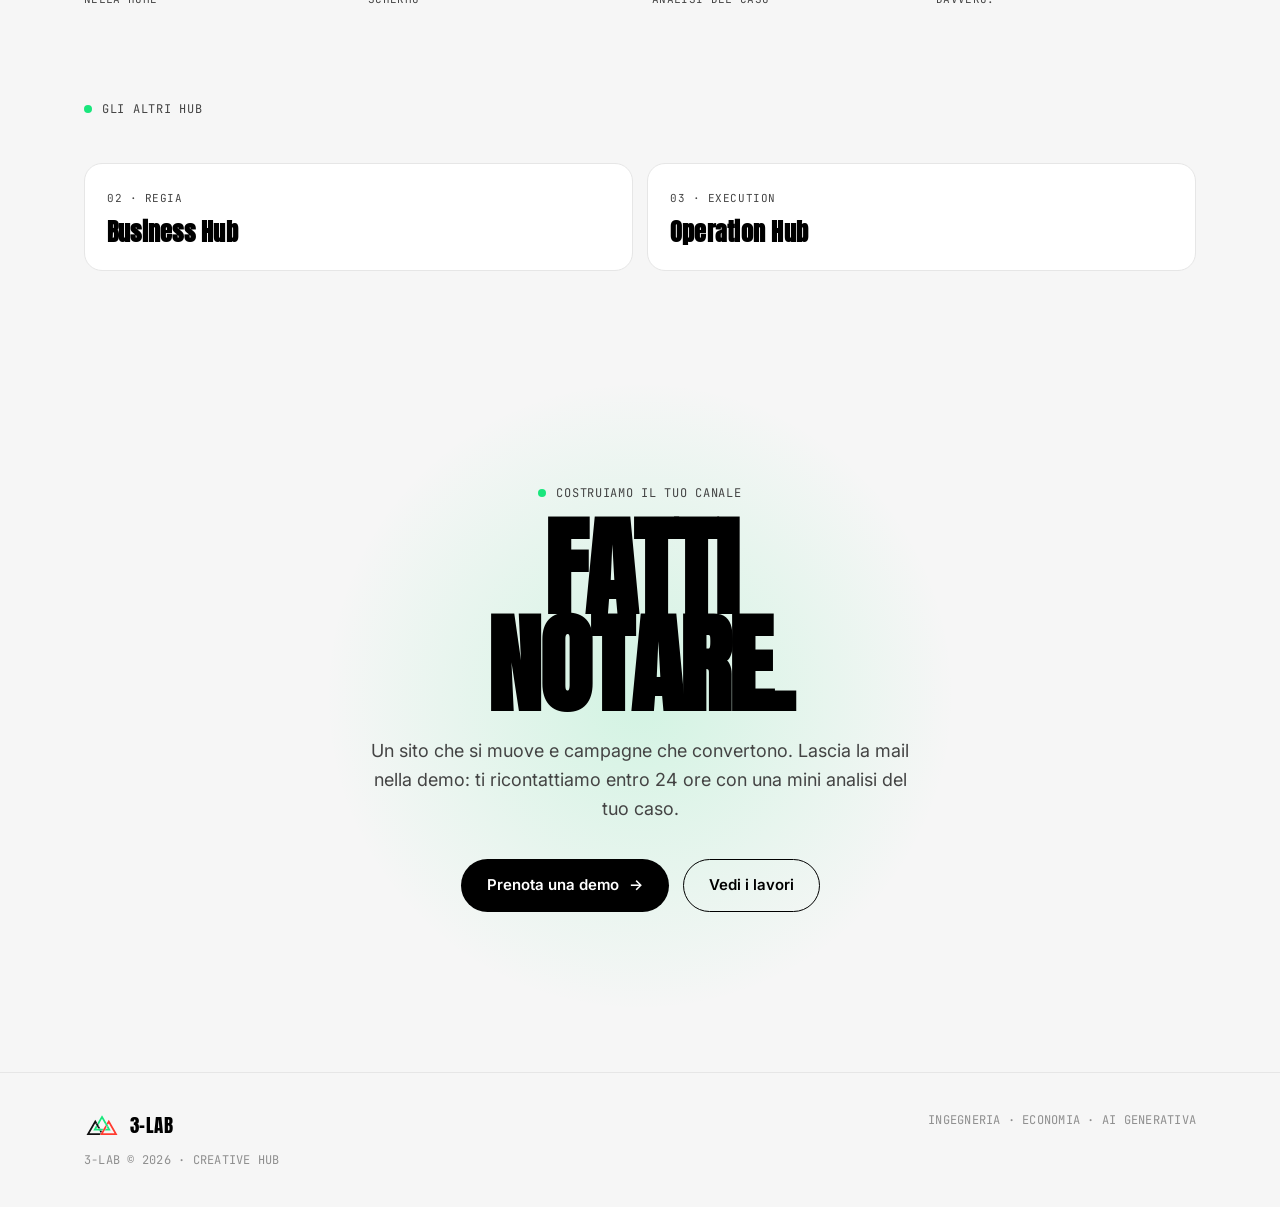
<file: tre-hub/creative-hub.html>
<!DOCTYPE html>
<html lang="it">
<head>
<meta charset="UTF-8">
<meta name="viewport" content="width=device-width, initial-scale=1.0">
<title>Creative Hub · 3-LAB consulenza Marcianise</title>
<link rel="canonical" href="https://3-lab.it/tre-hub/creative-hub.html">
<link rel="icon" href="/logo.svg" type="image/svg+xml">
<meta name="description" content="Creative Hub di 3-LAB (Marcianise): siti web animati che convertono, video ads per i social e monitoraggio delle performance. Il canale più veloce per farsi conoscere.">
<link rel="preconnect" href="https://fonts.googleapis.com">
<link rel="preconnect" href="https://fonts.gstatic.com" crossorigin>
<link href="https://fonts.googleapis.com/css2?family=Anton&family=Inter:wght@400;450;500;600&family=JetBrains+Mono:wght@400;500&display=swap" rel="stylesheet">
<link rel="stylesheet" href="hub.css">
</head>
<body style="--acc:var(--volt);--marq-ink:var(--ink)">
<div class="brandbar"></div>

<header class="hub-nav">
  <a class="hub-logo" href="../index.html">
    <img src="../logo.svg" alt="" width="32" height="26">
  </a>
  <a class="hub-back" href="../index.html#hubs" aria-label="Torna ai Tre Hub" title="Torna ai Tre Hub">
    <svg viewBox="0 0 24 24" fill="none" stroke="currentColor" stroke-width="1.8" stroke-linecap="round" stroke-linejoin="round" aria-hidden="true"><path d="M3 7a2 2 0 0 1 2-2h3.5l2 2H19a2 2 0 0 1 2 2v8a2 2 0 0 1-2 2H5a2 2 0 0 1-2-2V7z"/></svg>
  </a>
</header>

<section class="hub-hero">
  <div class="wrap">
    <div class="hub-num reveal"><b>01</b> · Creative Hub</div>
    <h1 class="hub-title reveal">Creative<br>Hub</h1>
    <p class="hub-tagline reveal">Il canale più veloce per farsi conoscere: siti e contenuti che si giudicano a colpo d'occhio, non nel tempo. Progettati per convertire, non solo per piacere.</p>
    <p class="hub-intro reveal">A differenza del business plan, il cui risultato si vede in mesi, un sito o una campagna si giudicano subito: per questo è spesso il primo punto di contatto con nuovi clienti. La promessa è precisa: mai creatività fine a sé stessa. Ogni progetto si misura su quanto ti fa conoscere e quanti contatti o clienti genera.</p>
    <div class="hub-accentbar reveal"></div>
  </div>
</section>

<div class="hub-marquee" aria-hidden="true">
  <div class="hub-marquee-track">
    <span class="hub-marquee-item">Siti Web</span>
    <span class="hub-marquee-item">Video Ads</span>
    <span class="hub-marquee-item">Direzione Visiva</span>
    <span class="hub-marquee-item">Scroll Cinematico</span>
    <span class="hub-marquee-item">Motion GSAP</span>
    <span class="hub-marquee-item">Performance Misurabile</span>
  </div>
</div>

<section class="hub-section">
  <div class="wrap">
    <span class="hub-kicker reveal">Deliverable puntuali</span>
    <h2 class="hub-h2 reveal">Quello che ti consegniamo</h2>
    <p class="hub-lede reveal">Due prodotti indipendenti, ognuno con un obiettivo misurabile. Clicca una voce per aprirne la pagina.</p>

    <div class="svc-list svc-grid">
      <a class="svc reveal" href="servizio.html?s=cre-1">
        <span class="svc-thumb th-live" aria-hidden="true">
          <video src="../Anteprime/web/tissquad.mp4" autoplay muted loop playsinline preload="metadata"></video>
          <span class="th-bar"><span class="th-dot"></span>tissquad · sito reale</span>
        </span>
        <span class="svc-main"><span class="svc-t">Siti Web</span><span class="svc-d">Non template: siti animati con direzione visiva forte, progettati per convertire.</span><span class="svc-tag t-deliverable">Deliverable puntuale</span></span>
        <span class="svc-go">Apri la pagina ↗</span>
      </a>
      <a class="svc reveal" href="servizio.html?s=cre-2">
        <span class="svc-thumb th-reel" aria-hidden="true">
          <span class="th-phone">
            <video src="../Anteprime/web/caveau.mp4" autoplay muted loop playsinline preload="metadata"></video>
          </span>
          <span class="th-bar"><span class="th-dot"></span>formato reel · 9:16</span>
        </span>
        <span class="svc-main"><span class="svc-t">Video Ads</span><span class="svc-d">Contenuti verticali per social e campagne, pensati per fermare lo scroll.</span><span class="svc-tag t-deliverable">Deliverable puntuale</span></span>
        <span class="svc-go">Apri la pagina ↗</span>
      </a>
    </div>
  </div>
</section>

<section class="hub-section" style="padding-top:0">
  <div class="wrap">
    <span class="hub-kicker reveal">Servizio continuativo</span>
    <h2 class="hub-h2 reveal">Perché continuino a rendere</h2>
    <p class="hub-lede reveal">La naturale prosecuzione dopo un sito o delle campagne: si applica a entrambi e chiude il cerchio tra creatività e risultato.</p>

    <div class="svc-list svc-grid">
      <a class="svc reveal" href="servizio.html?s=cre-3" style="grid-column:1/-1">
        <span class="svc-thumb th-perf" aria-hidden="true">
          <span class="th-kpis"><span>CTR ↑</span><span>Costo/contatto ↓</span><span>Conversioni ↑</span></span>
          <span class="th-bar"><span class="th-dot"></span>dati letti · decisioni prese</span>
        </span>
        <span class="svc-main"><span class="svc-t">Performance &amp; Interpretazione</span><span class="svc-d">Ogni mese leggiamo i numeri di siti e campagne e correggiamo quello che non rende.</span><span class="svc-tag t-continuativo">Servizio continuativo</span></span>
        <span class="svc-go">Apri la pagina ↗</span>
      </a>
    </div>

    <div class="hub-cta-row reveal">
      <p class="hub-cta-note">Un sito o una campagna lanciati e mai più guardati perdono efficacia nel tempo. Performance &amp; Interpretazione li tiene vivi e li corregge sui risultati.</p>
      <a class="hub-cta-btn" href="servizio.html?s=cre-3">Apri Performance &amp; Interpretazione <span>→</span></a>
    </div>
  </div>
</section>

<section class="hub-section" style="padding-top:0">
  <div class="wrap">
    <div class="hub-stats">
      <div class="hub-stat reveal"><div class="n"><b data-count="3">0</b></div><div class="l">Siti live in vetrina nella home</div></div>
      <div class="hub-stat reveal"><div class="n"><b data-count="60">0</b><span class="u">fps</span></div><div class="l">Animazioni fluide su ogni schermo</div></div>
      <div class="hub-stat reveal"><div class="n"><b data-count="24">0</b><span class="u">h</span></div><div class="l">Prima risposta con mini analisi del caso</div></div>
      <div class="hub-stat reveal"><div class="n"><b data-count="0">0</b></div><div class="l">Template usati. Zero, davvero.</div></div>
    </div>
  </div>
</section>

<section class="hub-section" style="padding-top:0">
  <div class="wrap">
    <span class="hub-kicker reveal">Gli altri hub</span>
    <div class="hub-siblings">
      <a class="hub-sibling reveal" href="business-hub.html"><small>02 · Regia</small><b>Business Hub</b></a>
      <a class="hub-sibling reveal" href="operation-hub.html"><small>03 · Execution</small><b>Operation Hub</b></a>
    </div>
  </div>
</section>

<section class="hub-bigcta">
  <div class="wrap">
    <span class="hub-kicker reveal">Costruiamo il tuo canale</span>
    <h2 class="reveal">FATTI<br>NOTARE.</h2>
    <p class="reveal">Un sito che si muove e campagne che convertono. Lascia la mail nella demo: ti ricontattiamo entro 24 ore con una mini analisi del tuo caso.</p>
    <div class="hub-bigcta-actions reveal">
      <a class="hub-cta-btn" href="../index.html#contact">Prenota una demo <span>→</span></a>
      <a class="hub-cta-ghost" href="../index.html#lavori">Vedi i lavori</a>
    </div>
  </div>
</section>

<footer class="hub-foot">
  <div class="wrap">
    <div>
      <span class="foot-logo"><img src="../logo.svg" alt="" width="26" height="21"><span>3-LAB</span></span>
      <p style="margin-top:6px">3-LAB © <span id="year">2026</span> · Creative Hub</p>
    </div>
    <p>Ingegneria · Economia · AI Generativa</p>
  </div>
</footer>

<script src="hub.js"></script>
</body>
</html>
</file>
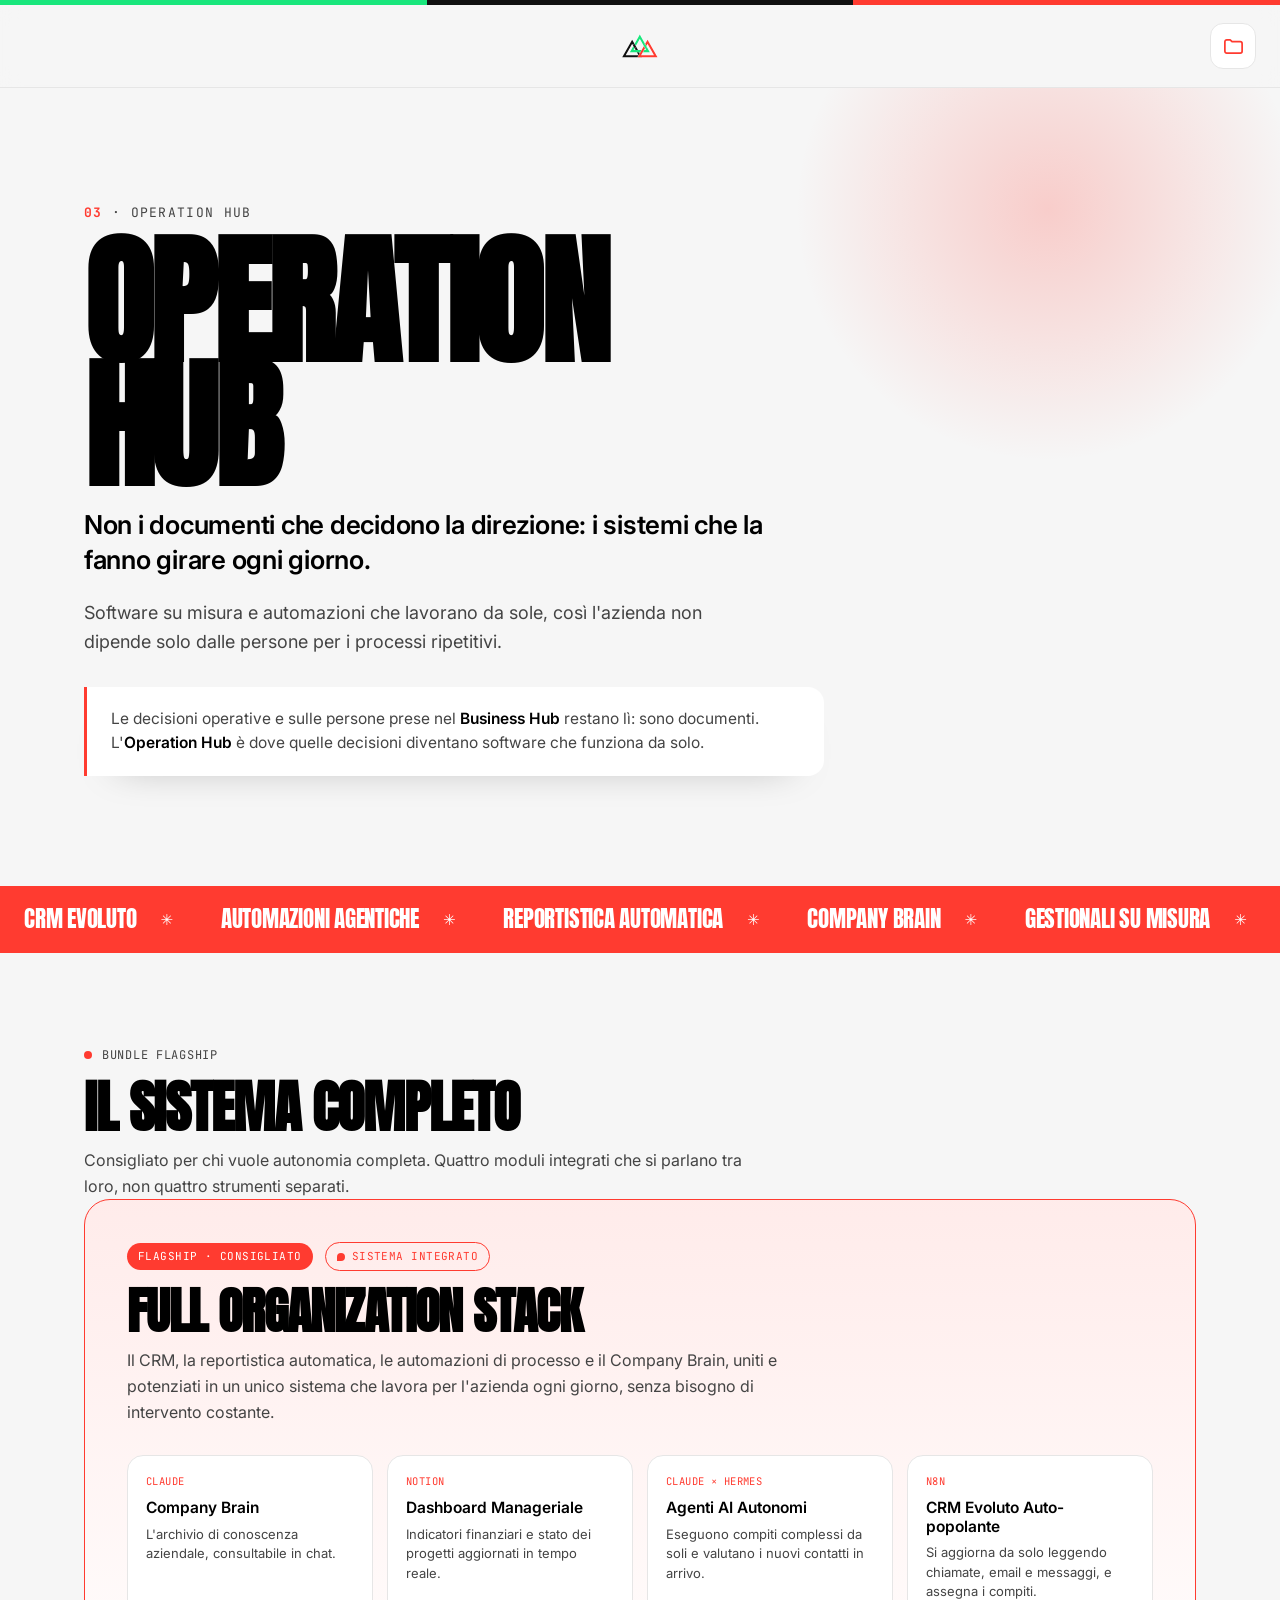
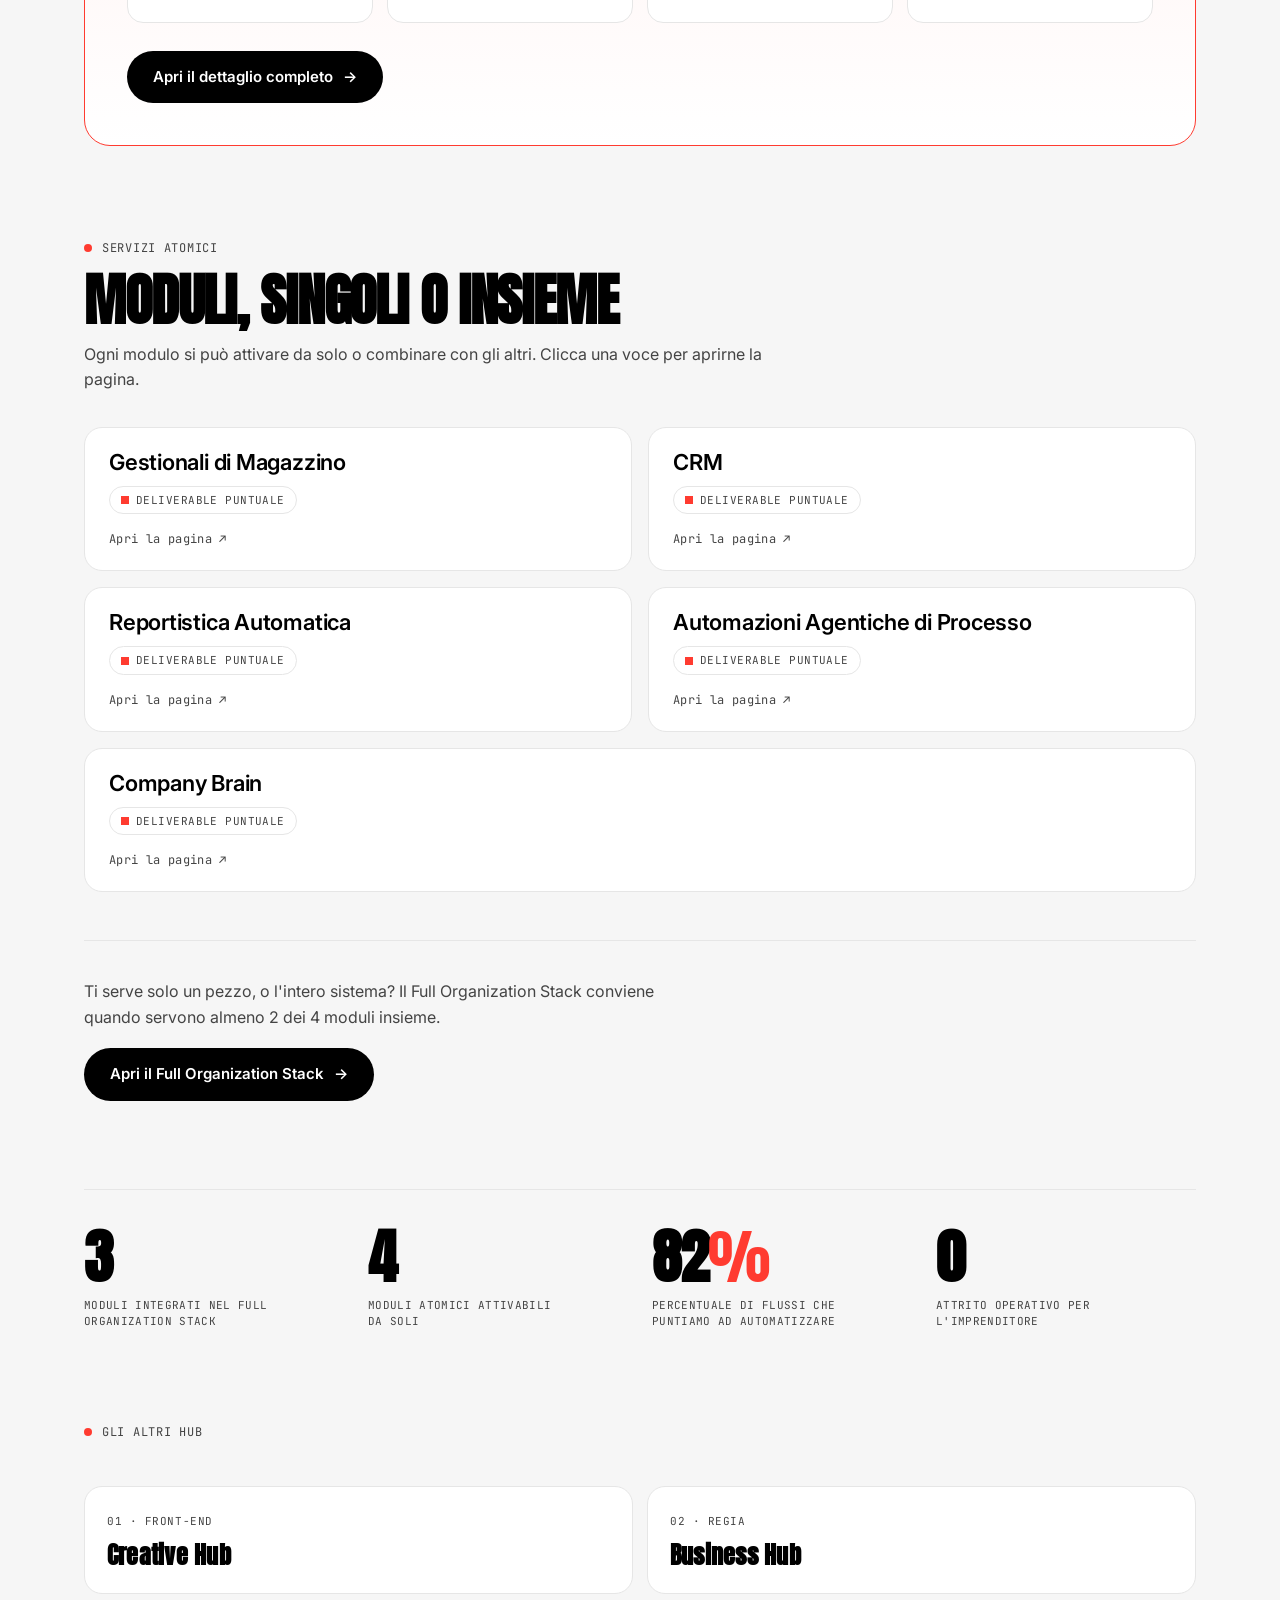
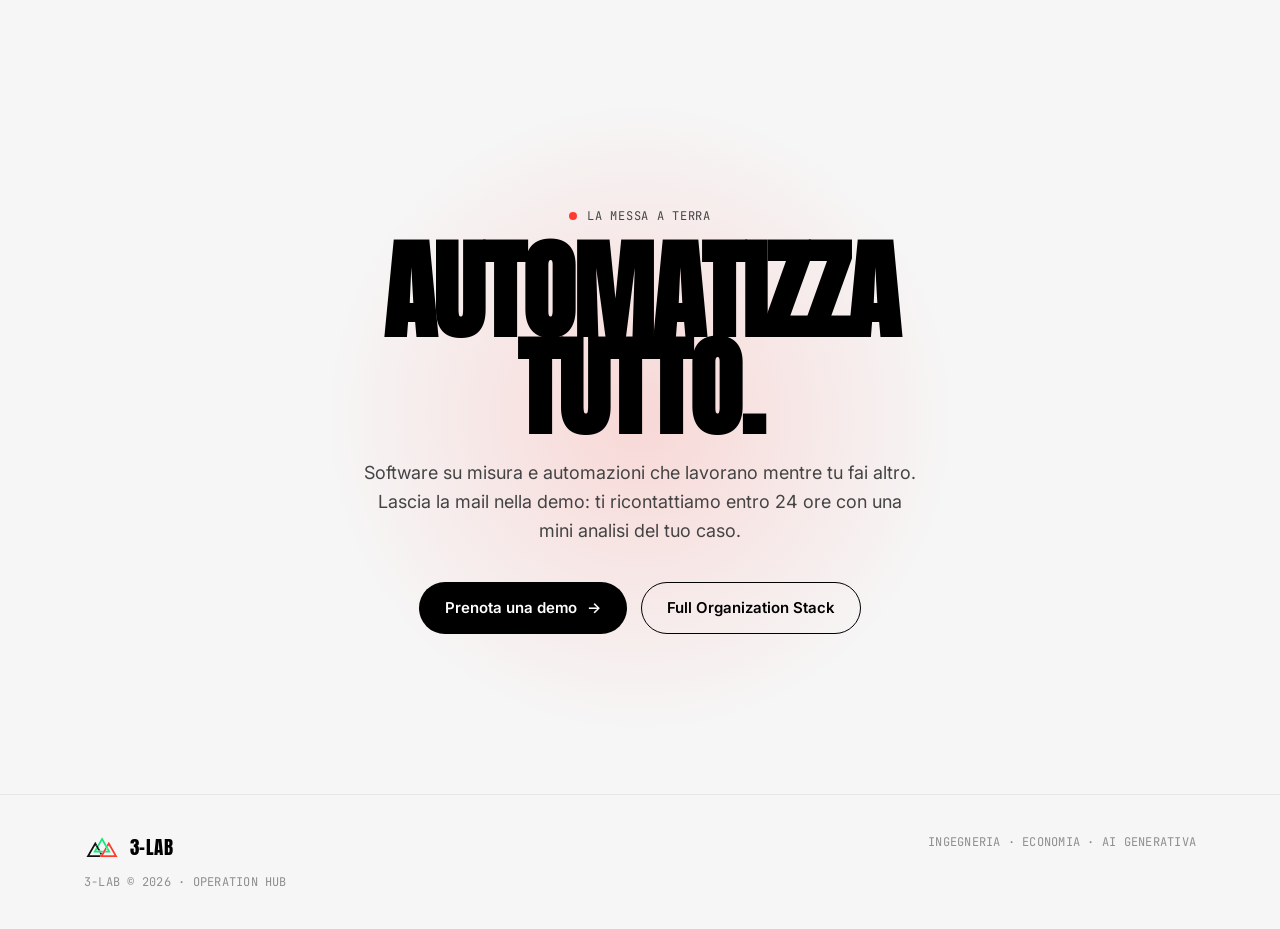
<file: tre-hub/operation-hub.html>
<!DOCTYPE html>
<html lang="it">
<head>
<meta charset="UTF-8">
<meta name="viewport" content="width=device-width, initial-scale=1.0">
<title>Operation Hub · 3-LAB consulenza Marcianise</title>
<link rel="canonical" href="https://3-lab.it/tre-hub/operation-hub.html">
<link rel="icon" href="/logo.svg" type="image/svg+xml">
<meta name="description" content="Operation Hub di 3-LAB (Marcianise): software su misura e automazioni che lavorano da sole. Gestionali di magazzino, CRM, reportistica automatica, automazioni agentiche, Company Brain e Full Organization Stack.">
<link rel="preconnect" href="https://fonts.googleapis.com">
<link rel="preconnect" href="https://fonts.gstatic.com" crossorigin>
<link href="https://fonts.googleapis.com/css2?family=Anton&family=Inter:wght@400;450;500;600&family=JetBrains+Mono:wght@400;500&display=swap" rel="stylesheet">
<link rel="stylesheet" href="hub.css">
</head>
<body style="--acc:var(--signal)">
<div class="brandbar"></div>

<header class="hub-nav">
  <a class="hub-logo" href="../index.html">
    <img src="../logo.svg" alt="" width="32" height="26">
  </a>
  <a class="hub-back" href="../index.html#hubs" aria-label="Torna ai Tre Hub" title="Torna ai Tre Hub">
    <svg viewBox="0 0 24 24" fill="none" stroke="currentColor" stroke-width="1.8" stroke-linecap="round" stroke-linejoin="round" aria-hidden="true"><path d="M3 7a2 2 0 0 1 2-2h3.5l2 2H19a2 2 0 0 1 2 2v8a2 2 0 0 1-2 2H5a2 2 0 0 1-2-2V7z"/></svg>
  </a>
</header>

<section class="hub-hero">
  <div class="wrap">
    <div class="hub-num reveal"><b>03</b> · Operation Hub</div>
    <h1 class="hub-title reveal">Operation<br>Hub</h1>
    <p class="hub-tagline reveal">Non i documenti che decidono la direzione: i sistemi che la fanno girare ogni giorno.</p>
    <p class="hub-intro reveal">Software su misura e automazioni che lavorano da sole, così l'azienda non dipende solo dalle persone per i processi ripetitivi.</p>
    <div class="op-note reveal">
      <p>Le decisioni operative e sulle persone prese nel <b>Business Hub</b> restano lì: sono documenti. L'<b>Operation Hub</b> è dove quelle decisioni diventano software che funziona da solo.</p>
    </div>
    <div class="hub-accentbar reveal"></div>
  </div>
</section>

<div class="hub-marquee" aria-hidden="true">
  <div class="hub-marquee-track">
    <span class="hub-marquee-item">CRM Evoluto</span>
    <span class="hub-marquee-item">Automazioni Agentiche</span>
    <span class="hub-marquee-item">Reportistica Automatica</span>
    <span class="hub-marquee-item">Company Brain</span>
    <span class="hub-marquee-item">Gestionali su Misura</span>
    <span class="hub-marquee-item">Zero Attrito</span>
  </div>
</div>

<section class="hub-section">
  <div class="wrap">
    <span class="hub-kicker reveal">Bundle flagship</span>
    <h2 class="hub-h2 reveal">Il sistema completo</h2>
    <p class="hub-lede reveal">Consigliato per chi vuole autonomia completa. Quattro moduli integrati che si parlano tra loro, non quattro strumenti separati.</p>

    <div class="fos reveal">
      <div class="fos-top"><span class="svc-badge">Flagship · Consigliato</span><span class="svc-tag t-flagship">Sistema integrato</span></div>
      <h3>Full Organization Stack</h3>
      <p class="fos-sub">Il CRM, la reportistica automatica, le automazioni di processo e il Company Brain, uniti e potenziati in un unico sistema che lavora per l'azienda ogni giorno, senza bisogno di intervento costante.</p>
      <div class="fos-diagram">
        <div class="fos-node"><div class="n-k">Claude</div><div class="n-t">Company Brain</div><div class="n-d">L'archivio di conoscenza aziendale, consultabile in chat.</div></div>
        <div class="fos-node"><div class="n-k">Notion</div><div class="n-t">Dashboard Manageriale</div><div class="n-d">Indicatori finanziari e stato dei progetti aggiornati in tempo reale.</div></div>
        <div class="fos-node"><div class="n-k">Claude × Hermes</div><div class="n-t">Agenti AI Autonomi</div><div class="n-d">Eseguono compiti complessi da soli e valutano i nuovi contatti in arrivo.</div></div>
        <div class="fos-node"><div class="n-k">n8n</div><div class="n-t">CRM Evoluto Auto-popolante</div><div class="n-d">Si aggiorna da solo leggendo chiamate, email e messaggi, e assegna i compiti.</div></div>
      </div>
      <div class="fos-cta">
        <a class="hub-cta-btn" href="servizio.html?s=op-6">Apri il dettaglio completo <span>→</span></a>
      </div>
    </div>
  </div>
</section>

<section class="hub-section" style="padding-top:0">
  <div class="wrap">
    <span class="hub-kicker reveal">Servizi atomici</span>
    <h2 class="hub-h2 reveal">Moduli, singoli o insieme</h2>
    <p class="hub-lede reveal">Ogni modulo si può attivare da solo o combinare con gli altri. Clicca una voce per aprirne la pagina.</p>

    <div class="svc-list svc-grid">
      <a class="svc reveal" href="servizio.html?s=op-1">
        <span class="svc-main"><span class="svc-t">Gestionali di Magazzino</span><span class="svc-tag t-deliverable">Deliverable puntuale</span></span>
        <span class="svc-go">Apri la pagina ↗</span>
      </a>
      <a class="svc reveal" href="servizio.html?s=op-2">
        <span class="svc-main"><span class="svc-t">CRM</span><span class="svc-tag t-deliverable">Deliverable puntuale</span></span>
        <span class="svc-go">Apri la pagina ↗</span>
      </a>
      <a class="svc reveal" href="servizio.html?s=op-3">
        <span class="svc-main"><span class="svc-t">Reportistica Automatica</span><span class="svc-tag t-deliverable">Deliverable puntuale</span></span>
        <span class="svc-go">Apri la pagina ↗</span>
      </a>
      <a class="svc reveal" href="servizio.html?s=op-4">
        <span class="svc-main"><span class="svc-t">Automazioni Agentiche di Processo</span><span class="svc-tag t-deliverable">Deliverable puntuale</span></span>
        <span class="svc-go">Apri la pagina ↗</span>
      </a>
      <a class="svc reveal" href="servizio.html?s=op-5" style="grid-column:1/-1">
        <span class="svc-main"><span class="svc-t">Company Brain</span><span class="svc-tag t-deliverable">Deliverable puntuale</span></span>
        <span class="svc-go">Apri la pagina ↗</span>
      </a>
    </div>

    <div class="hub-cta-row reveal">
      <p class="hub-cta-note">Ti serve solo un pezzo, o l'intero sistema? Il Full Organization Stack conviene quando servono almeno 2 dei 4 moduli insieme.</p>
      <a class="hub-cta-btn" href="servizio.html?s=op-6">Apri il Full Organization Stack <span>→</span></a>
    </div>
  </div>
</section>

<section class="hub-section" style="padding-top:0">
  <div class="wrap">
    <div class="hub-stats">
      <div class="hub-stat reveal"><div class="n"><b data-count="4">0</b></div><div class="l">Moduli integrati nel Full Organization Stack</div></div>
      <div class="hub-stat reveal"><div class="n"><b data-count="5">0</b></div><div class="l">Moduli atomici attivabili da soli</div></div>
      <div class="hub-stat reveal"><div class="n"><b data-count="100">0</b><span class="u">%</span></div><div class="l">Percentuale di flussi che puntiamo ad automatizzare</div></div>
      <div class="hub-stat reveal"><div class="n"><b data-count="0">0</b></div><div class="l">Attrito operativo per l'imprenditore</div></div>
    </div>
  </div>
</section>

<section class="hub-section" style="padding-top:0">
  <div class="wrap">
    <span class="hub-kicker reveal">Gli altri hub</span>
    <div class="hub-siblings">
      <a class="hub-sibling reveal" href="creative-hub.html"><small>01 · Front-End</small><b>Creative Hub</b></a>
      <a class="hub-sibling reveal" href="business-hub.html"><small>02 · Regia</small><b>Business Hub</b></a>
    </div>
  </div>
</section>

<section class="hub-bigcta">
  <div class="wrap">
    <span class="hub-kicker reveal">La messa a terra</span>
    <h2 class="reveal">AUTOMATIZZA<br>TUTTO.</h2>
    <p class="reveal">Software su misura e automazioni che lavorano mentre tu fai altro. Lascia la mail nella demo: ti ricontattiamo entro 24 ore con una mini analisi del tuo caso.</p>
    <div class="hub-bigcta-actions reveal">
      <a class="hub-cta-btn" href="../index.html#contact">Prenota una demo <span>→</span></a>
      <a class="hub-cta-ghost" href="servizio.html?s=op-6">Full Organization Stack</a>
    </div>
  </div>
</section>

<footer class="hub-foot">
  <div class="wrap">
    <div>
      <span class="foot-logo"><img src="../logo.svg" alt="" width="26" height="21"><span>3-LAB</span></span>
      <p style="margin-top:6px">3-LAB © <span id="year">2026</span> · Operation Hub</p>
    </div>
    <p>Ingegneria · Economia · AI Generativa</p>
  </div>
</footer>

<script src="hub.js"></script>
</body>
</html>
</file>
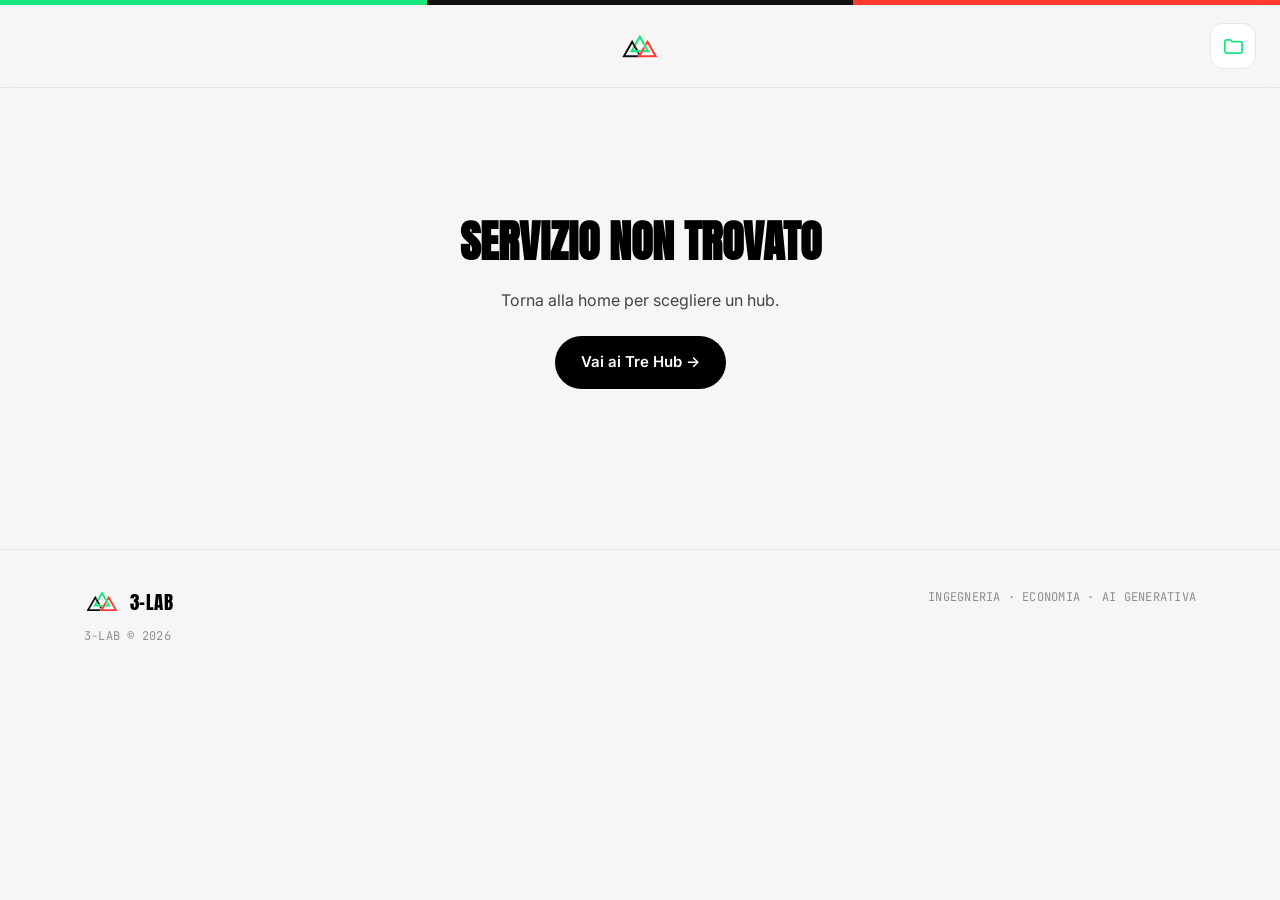
<file: tre-hub/servizio.html>
<!DOCTYPE html>
<html lang="it">
<head>
<meta charset="UTF-8">
<meta name="viewport" content="width=device-width, initial-scale=1.0">
<title>Servizio · 3-LAB consulenza Marcianise</title>
<meta name="description" content="Dettaglio di un servizio 3-LAB.">
<link rel="preconnect" href="https://fonts.googleapis.com">
<link rel="preconnect" href="https://fonts.gstatic.com" crossorigin>
<link href="https://fonts.googleapis.com/css2?family=Anton&family=Inter:wght@400;450;500;600&family=JetBrains+Mono:wght@400;500&display=swap" rel="stylesheet">
<link rel="stylesheet" href="hub.css">
</head>
<body>
<div class="brandbar"></div>

<header class="hub-nav">
  <a class="hub-logo" href="../index.html">
    <img src="../logo.svg" alt="" width="32" height="26">
  </a>
  <a class="hub-back" id="backBtn" href="../index.html#hubs" aria-label="Torna all'hub" title="Torna all'hub">
    <svg viewBox="0 0 24 24" fill="none" stroke="currentColor" stroke-width="1.8" stroke-linecap="round" stroke-linejoin="round" aria-hidden="true"><path d="M3 7a2 2 0 0 1 2-2h3.5l2 2H19a2 2 0 0 1 2 2v8a2 2 0 0 1-2 2H5a2 2 0 0 1-2-2V7z"/></svg>
  </a>
</header>

<main id="sv">
  <section class="sv-hero">
    <div class="wrap">
      <div class="sv-eyebrow" id="eyebrow"></div>
      <h1 class="sv-title" id="title"></h1>
      <span class="m-tag" id="kind"></span>
    </div>
  </section>

  <section class="sv-body">
    <div class="wrap">
      <div id="body"></div>
      <div class="sv-back-cta">
        <a class="hub-cta-btn" href="../index.html#contact">Parlane con noi <span>→</span></a>
        <p style="margin-top:20px"><a id="toHub" href="../index.html#hubs" style="font-family:var(--f-mono);font-size:13px;letter-spacing:.03em;color:var(--slate)">← Torna all'hub</a></p>
      </div>
    </div>
  </section>
</main>

<footer class="hub-foot">
  <div class="wrap">
    <div>
      <span class="foot-logo"><img src="../logo.svg" alt="" width="26" height="21"><span>3-LAB</span></span>
      <p style="margin-top:6px">3-LAB © <span id="year">2026</span></p>
    </div>
    <p>Ingegneria · Economia · AI Generativa</p>
  </div>
</footer>

<script src="hub-data.js"></script>
<script>
(function () {
  'use strict';
  function el(tag, cls, txt) { var e = document.createElement(tag); if (cls) e.className = cls; if (txt != null) e.textContent = txt; return e; }
  function renderBlocks(container, blocks) {
    blocks.forEach(function (b) {
      var d = el('div', 'm-block');
      d.appendChild(el('h4', null, b.h));
      if (b.html) { var w = document.createElement('div'); w.innerHTML = b.html; while (w.firstChild) d.appendChild(w.firstChild); }
      else d.appendChild(el('p', null, b.p));
      container.appendChild(d);
    });
  }

  var y = document.getElementById('year'); if (y) y.textContent = new Date().getFullYear();

  var id = new URLSearchParams(location.search).get('s');
  var data = window.HUB_SERVICES && window.HUB_SERVICES[id];
  var body = document.getElementById('body');

  if (!data) {
    document.getElementById('sv').innerHTML =
      '<section class="sv-notfound"><div class="wrap"><h1>Servizio non trovato</h1>' +
      '<p style="color:var(--slate)">Torna alla home per scegliere un hub.</p>' +
      '<p style="margin-top:24px"><a class="hub-cta-btn" href="../index.html#hubs">Vai ai Tre Hub →</a></p></div></section>';
    return;
  }

  var meta = window.HUB_META[data.hub];
  document.body.style.setProperty('--acc', meta.accent);
  document.title = data.title + ' · ' + meta.name + ' · 3-LAB';

  var back = document.getElementById('backBtn');
  back.href = meta.page; back.title = 'Torna al ' + meta.name; back.setAttribute('aria-label', 'Torna al ' + meta.name);
  var toHub = document.getElementById('toHub');
  toHub.href = meta.page; toHub.textContent = '← Torna al ' + meta.name;

  var eb = document.getElementById('eyebrow');
  eb.appendChild(el('b', null, meta.num));
  eb.appendChild(document.createTextNode(' · ' + meta.name));

  document.getElementById('title').textContent = data.title;
  var kind = document.getElementById('kind');
  kind.className = 'm-tag ' + data.kindClass;
  kind.textContent = data.kind;

  if (data.intro) body.appendChild(el('p', 'sv-intro', data.intro));

  if (data.subs) {
    data.subs.forEach(function (s) {
      var sub = el('div', 'm-sub');
      sub.appendChild(el('div', 'm-sub-h', s.h));
      renderBlocks(sub, s.blocks);
      body.appendChild(sub);
    });
  } else {
    renderBlocks(body, data.blocks);
  }

  if (data.note) body.appendChild(el('p', 'm-note', data.note));

  if (data.components) {
    var mc = el('div', 'm-components');
    data.components.forEach(function (c) {
      var a = document.createElement('a'); a.className = 'm-comp'; a.href = 'servizio.html?s=' + c.to;
      var wrap = document.createElement('div');
      wrap.appendChild(el('div', 'c-t', c.t));
      wrap.appendChild(el('div', 'c-d', c.d));
      a.appendChild(wrap);
      a.appendChild(el('span', 'c-go', 'Apri ↗'));
      mc.appendChild(a);
    });
    body.appendChild(mc);
  }

  if (data.callout) {
    var a = document.createElement('a'); a.className = 'm-callout'; a.href = 'servizio.html?s=' + data.callout.to;
    a.appendChild(document.createTextNode(data.callout.label + ' '));
    a.appendChild(el('span', null, '↗'));
    body.appendChild(a);
  }
})();
</script>
</body>
</html>
</file>
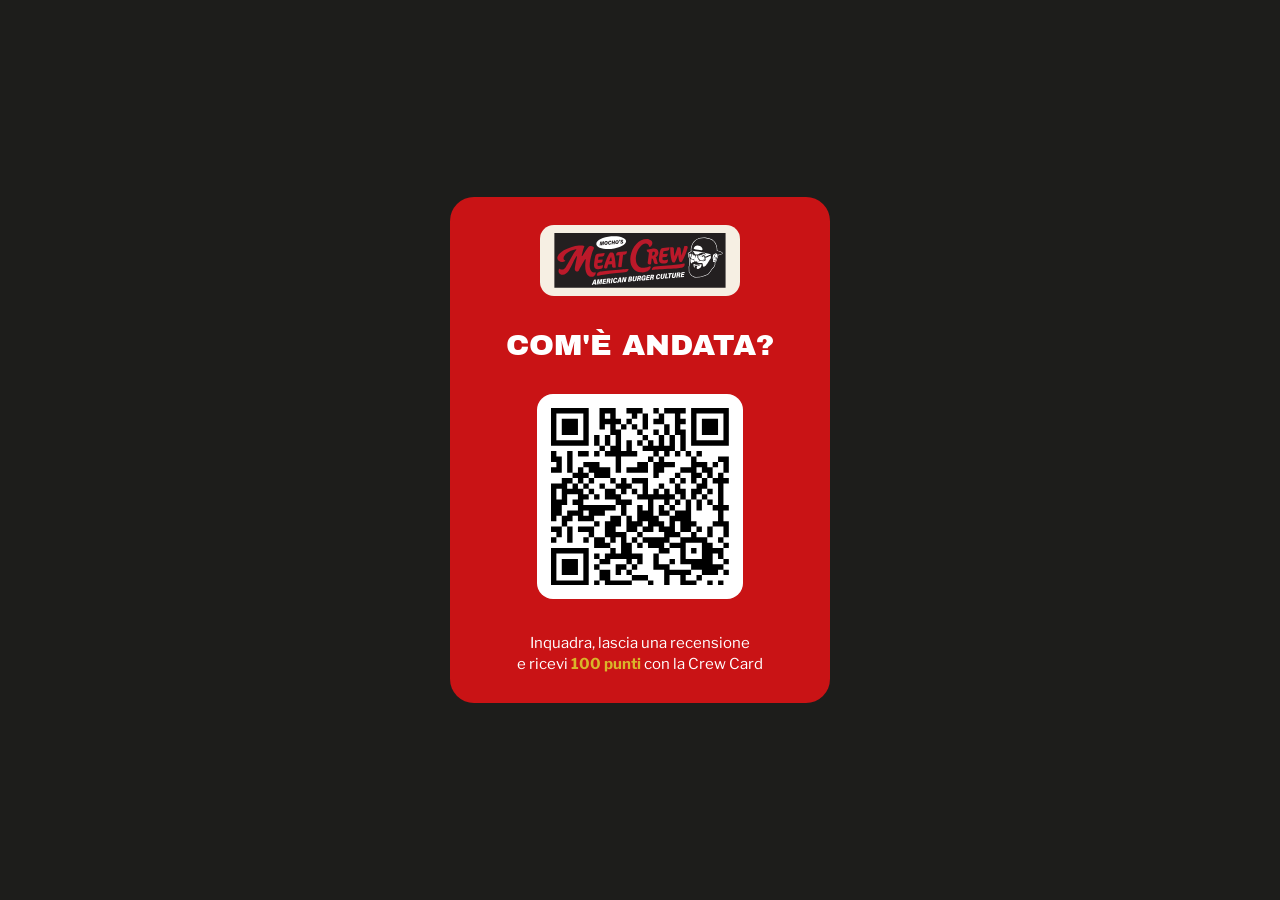
<file: demo/meat-crew/qr.html>
<!doctype html>
<html lang="it"><head><meta charset="utf-8">
<meta name="viewport" content="width=device-width,initial-scale=1">
<title>Meat Crew — Locandina QR</title>
<meta name="robots" content="noindex,nofollow">
<link href="https://fonts.googleapis.com/css2?family=Archivo+Black&family=Libre+Franklin:wght@400;600&display=swap" rel="stylesheet">
<style>
*{box-sizing:border-box;margin:0}
body{background:#1d1d1b;color:#f6efe3;font:16px/1.4 'Libre Franklin',sans-serif;display:grid;place-items:center;min-height:100vh;padding:24px}
.card{width:min(100%,380px);aspect-ratio:3/4;background:#c91315;border-radius:24px;padding:28px 24px;display:flex;flex-direction:column;align-items:center;justify-content:space-between;text-align:center;color:#fff}
.wm{font:400 52px/.9 'Archivo Black',sans-serif;text-transform:uppercase}.wm i{font-style:normal;color:#d9b52a}
h1{font:400 30px/1 'Archivo Black',sans-serif;text-transform:uppercase}
.qr{background:#fff;border-radius:16px;padding:14px;width:62%}.qr svg{display:block;width:100%;height:auto}
p{font-size:15px}b{color:#d9b52a}
@media print{body{background:#fff;padding:0}.card{box-shadow:none}}
</style></head><body>
<div class="card">
  <img src="brand/logo-esteso_su-nero.svg" alt="Meat Crew" style="background:#f6efe3;border-radius:14px;padding:8px 14px;width:200px;height:auto">
  <h1>Com'è andata?</h1>
  <div class="qr" id="qr"></div>
  <p>Inquadra, lascia una recensione<br>e ricevi <b>100 punti</b> con la Crew Card</p>
</div>
<script src="qr.js"></script>
<script>
  var u=new URL('./',location.href).href,q=qrcode(0,'M');
  q.addData(u);q.make();
  document.getElementById('qr').innerHTML=q.createSvgTag({cellSize:4,margin:0,scalable:true});
</script>
</body></html>
</file>
<file: demo/meat-crew/style.css>
:root{--bg:#1d1d1b;--card:#f6efe3;--paper:#fff;--ink:#1d1d1b;--mute:#625d56;--accent:#c91315;--accent-ink:#fff;--gold:#d9b52a;--line:rgba(29,29,27,.14);--f-display:'Archivo Black','Arial Black',sans-serif;--f-body:'Libre Franklin',system-ui,sans-serif}
*{box-sizing:border-box;margin:0}
html{-webkit-text-size-adjust:100%}
body{min-height:100svh;background-color:var(--bg);background-image:radial-gradient(60% 40% at 50% 0,rgba(201,19,21,.45),transparent 70%),radial-gradient(rgba(255,255,255,.05) 1px,transparent 1px);background-size:auto,24px 24px;background-attachment:fixed;color:var(--ink);font:16px/1.5 var(--f-body);padding:max(12px,env(safe-area-inset-top)) 12px max(16px,env(safe-area-inset-bottom))}
.wrap{max-width:420px;margin:0 auto;background:var(--card);border-radius:28px;padding:0 18px 22px;border:2px solid var(--accent);box-shadow:0 0 0 4px rgba(201,19,21,.2),0 0 40px rgba(201,19,21,.4);overflow:hidden}
[hidden]{display:none!important}
.brand{text-align:center;background:var(--bg);margin:0 -18px;padding:22px 18px 18px;border-bottom:4px solid var(--accent)}
.brand img{width:min(62%,230px);height:auto}
.sub{font:700 11px/1.4 var(--f-body);text-transform:uppercase;letter-spacing:.2em;color:var(--card);opacity:.75;margin-top:10px}
h2{font:400 clamp(26px,8vw,34px)/1 var(--f-display);text-transform:uppercase;margin:24px 0 8px}
h2 i{font-style:normal;color:var(--accent)}
.lead{color:var(--mute);font-size:15px}
.stars{display:flex;justify-content:center;gap:4px;margin:16px 0 6px}
.stars button{background:none;border:0;font-size:44px;line-height:1;color:#d8cfbf;cursor:pointer;padding:4px;min-width:48px;min-height:48px;transition:color .15s,transform .15s}
.stars button.on{color:#f5b301}
.stars button:active{transform:scale(.9)}
.btn{display:flex;align-items:center;justify-content:space-between;gap:12px;width:100%;padding:16px 22px;border-radius:999px;border:2px solid var(--ink);font:700 15px var(--f-body);text-transform:uppercase;letter-spacing:.06em;text-decoration:none;cursor:pointer;color:var(--ink);background:transparent;min-height:56px}
.btn.primary{background:var(--accent);color:var(--accent-ink);border-color:var(--accent)}
.btn small{font:500 12px var(--f-body);text-transform:none;letter-spacing:0;opacity:.85}
.btn .g{width:22px;height:22px;flex:none}
.stack{display:grid;gap:10px;margin-top:14px}
.sep{display:flex;align-items:center;gap:12px;color:var(--mute);font:700 11px var(--f-body);text-transform:uppercase;letter-spacing:.2em;margin:24px 0 4px}
.sep::before,.sep::after{content:"";flex:1;height:1px;background:var(--line)}
.perk{display:grid;grid-template-columns:44px 1fr;gap:12px;align-items:center;background:var(--paper);border:1px solid var(--line);border-radius:16px;padding:12px 14px;margin-top:10px}
.perk b{display:block;font-size:15px}
.perk span{font-size:13px;color:var(--mute)}
.ico{width:44px;height:44px;border-radius:12px;display:grid;place-items:center;background:rgba(201,19,21,.1);color:var(--accent);font-size:22px;font-weight:700}
form{display:grid;gap:12px;margin-top:16px}
label{display:grid;gap:6px;font:700 11px var(--f-body);text-transform:uppercase;letter-spacing:.12em;color:var(--mute)}
input,textarea{font:400 16px var(--f-body);color:var(--ink);background:var(--paper);border:1px solid var(--line);border-radius:12px;padding:14px;width:100%;text-transform:none;letter-spacing:0}
input:focus,textarea:focus{outline:2px solid var(--accent);outline-offset:1px}
textarea{min-height:110px;resize:vertical}
.chk{display:flex;gap:10px;align-items:flex-start;font:400 13px/1.4 var(--f-body);text-transform:none;letter-spacing:0;color:var(--mute)}
.chk input{width:22px;height:22px;flex:none;accent-color:var(--accent);margin-top:1px}
.chk a{color:var(--ink)}
.err{color:var(--accent);font-size:13px;min-height:1em;font-weight:600}
.back{background:none;border:0;color:var(--mute);font:700 12px var(--f-body);text-transform:uppercase;letter-spacing:.1em;padding:14px 0 0;cursor:pointer}
.pass{margin-top:18px;border-radius:24px;padding:20px;background:linear-gradient(145deg,#c91315,#6b0b0c 80%);color:#fff;box-shadow:0 14px 30px rgba(201,19,21,.3);position:relative;overflow:hidden}
.pass::after{content:"";position:absolute;right:-60px;top:-60px;width:180px;height:180px;border-radius:50%;background:rgba(255,255,255,.08)}
.pass-top{display:flex;justify-content:space-between;align-items:flex-start}
.pass-logo{height:36px;width:auto;background:var(--card);border-radius:10px;padding:4px 8px}
.tier{font:700 10px var(--f-body);text-transform:uppercase;letter-spacing:.14em;background:rgba(0,0,0,.28);padding:6px 10px;border-radius:99px}
.pts{margin-top:22px}
.pts small{font:700 11px var(--f-body);text-transform:uppercase;letter-spacing:.14em;opacity:.8}
.pts b{display:block;font:400 62px/1.05 var(--f-display)}
.bar{height:8px;border-radius:99px;background:rgba(0,0,0,.28);margin-top:10px;overflow:hidden}
.bar i{display:block;height:100%;width:0;background:var(--gold);border-radius:99px;transition:width .9s cubic-bezier(.2,.8,.2,1)}
.next{font-size:13px;margin-top:8px;opacity:.9}
.pass-foot{display:flex;justify-content:space-between;align-items:flex-end;margin-top:22px;gap:12px}
.pass-foot .who b{display:block;font-size:17px}
.pass-foot .who span{font:500 12px var(--f-body);opacity:.85;letter-spacing:.08em}
.qr{width:96px;height:96px;background:#fff;border-radius:12px;padding:6px;flex:none}
.qr svg{width:100%;height:100%;display:block}
.hl{font:400 18px/1 var(--f-display);text-transform:uppercase;margin:26px 0 4px}
.wallets{display:grid;gap:10px;margin-top:18px}
.wbtn{display:flex;align-items:center;justify-content:center;gap:10px;min-height:56px;border-radius:999px;border:0;background:#000;color:#fff;font:600 16px var(--f-body);cursor:pointer;width:100%}
.wbtn svg{width:22px;height:22px}
.social{display:flex;gap:18px;justify-content:center;margin-top:24px}
.social a{width:48px;height:48px;border-radius:50%;display:grid;place-items:center;border:2px solid var(--ink);color:var(--ink)}
.social svg{width:26px;height:26px}
.toast{position:fixed;left:50%;bottom:max(20px,env(safe-area-inset-bottom));transform:translate(-50%,40px);opacity:0;background:var(--ink);color:#fff;padding:12px 18px;border-radius:99px;font:600 14px var(--f-body);transition:.25s;pointer-events:none;z-index:9}
.toast.show{transform:translate(-50%,0);opacity:1}
footer{text-align:center;font:700 11px var(--f-body);text-transform:uppercase;color:var(--mute);margin-top:16px;letter-spacing:.14em}
.btn:focus-visible,.stars button:focus-visible,.wbtn:focus-visible,.back:focus-visible,.social a:focus-visible{outline:3px solid var(--ink);outline-offset:2px}
@media (prefers-reduced-motion:reduce){*{transition:none!important}}
</file>
<file: tre-hub/hub.css>
/* ============================================================
   TRI LAB — stile condiviso delle pagine Hub (tre-hub/)
   Usato da creative-hub.html · business-hub.html · operation-hub.html
   I font vanno caricati dal <head> di ogni pagina (Google Fonts).
   Ogni pagina imposta il proprio accento con  <body style="--acc:…">.
   ============================================================ */

:root{
  --ink:#000000;
  --paper:#ffffff;
  --canvas:#f6f6f6;
  --ash:#c6c6c6;
  --smoke:#8f8f8f;
  --slate:#444444;
  --line:#e6e6e6;
  --graphite:#1a1a1a;

  --mint:#d1ffca;
  --volt:#19E67C;
  --volt-deep:#0aa859;
  --signal:#FF3B30;
  --navy:#2b2d51;

  --f-display:'Anton', ui-sans-serif, system-ui, sans-serif;
  --f-sans:'Inter', ui-sans-serif, system-ui, sans-serif;
  --f-mono:'JetBrains Mono', ui-monospace, monospace;

  --maxw:1160px;

  --acc:var(--volt);        /* sovrascritto per hub sul <body> */
}

*{box-sizing:border-box;margin:0;padding:0}
html{scroll-behavior:smooth}
body{
  background:var(--canvas);
  color:var(--ink);
  font-family:var(--f-sans);
  line-height:1.5;
  -webkit-font-smoothing:antialiased;
  overflow-x:hidden;
}
::selection{background:var(--acc);color:#fff}
a{color:inherit;text-decoration:none}
img{max-width:100%;display:block}

.wrap{max-width:var(--maxw);margin:0 auto;padding:0 24px}

/* ---------- Header ---------- */
.hub-nav{
  position:sticky;top:0;z-index:50;
  display:flex;align-items:center;justify-content:flex-end;
  padding:18px 24px;
  background:rgba(246,246,246,.82);
  backdrop-filter:saturate(140%) blur(10px);
  border-bottom:1px solid var(--line);
}
.hub-logo{position:absolute;left:50%;transform:translateX(-50%);display:inline-flex;align-items:center;gap:11px}
.hub-logo img{height:31px;width:auto;display:block}
.hub-logo-word{font-family:var(--f-display);font-size:24px;letter-spacing:.02em;line-height:1}
.hub-logo .u{color:var(--acc)}

/* Striscia tricolore in cima (richiama il logo: verde / nero / rosso) */
.brandbar{height:5px;width:100%;background:linear-gradient(90deg,var(--volt) 0 33.33%,#111 33.33% 66.66%,var(--signal) 66.66% 100%)}
/* Tastino “cartella”: torna alla sezione I Tre Hub nella home */
.hub-back{
  display:inline-flex;align-items:center;justify-content:center;
  width:46px;height:46px;border:1px solid var(--line);border-radius:13px;
  background:var(--paper);color:var(--acc);
  transition:border-color .25s,transform .25s,box-shadow .25s;
}
.hub-back svg{width:23px;height:23px}
.hub-back:hover{border-color:var(--acc);transform:translateY(-2px);box-shadow:0 12px 24px -14px color-mix(in srgb,var(--acc) 60%,transparent)}

/* ---------- Hero ---------- */
.hub-hero{position:relative;padding:clamp(56px,9vw,120px) 0 clamp(40px,6vw,72px);overflow:hidden}
.hub-hero::before{
  content:'';position:absolute;top:-30%;right:-10%;width:60vw;height:60vw;max-width:720px;max-height:720px;
  background:radial-gradient(closest-side,color-mix(in srgb,var(--acc) 22%,transparent),transparent 70%);
  pointer-events:none;z-index:0;
}
.hub-hero .wrap{position:relative;z-index:1}
.hub-num{font-family:var(--f-mono);font-size:13px;letter-spacing:.1em;text-transform:uppercase;color:var(--slate)}
.hub-num b{color:var(--acc)}
.hub-title{
  font-family:var(--f-display);text-transform:uppercase;letter-spacing:-.025em;line-height:.88;
  font-size:clamp(52px,11vw,150px);margin:18px 0 0;
}
.hub-role{margin-top:20px;font-family:var(--f-mono);font-size:13px;letter-spacing:.04em;color:var(--slate)}
.hub-lead{margin-top:22px;max-width:640px;font-size:clamp(17px,1.8vw,21px);line-height:1.55;color:var(--slate)}

.hub-accentbar{height:6px;width:120px;margin-top:32px;border-radius:100px;background:var(--acc)}

/* ---------- Sezione generica ---------- */
.hub-section{padding:clamp(48px,7vw,88px) 0}
.hub-kicker{font-family:var(--f-mono);font-size:12px;letter-spacing:.06em;text-transform:uppercase;color:var(--slate);display:inline-flex;align-items:center;gap:10px}
.hub-kicker::before{content:'';width:8px;height:8px;border-radius:50%;background:var(--acc)}
.hub-h2{font-family:var(--f-display);text-transform:uppercase;letter-spacing:-.02em;line-height:.95;font-size:clamp(30px,4.4vw,58px);margin-top:16px}

/* ---------- Offer cards ---------- */
.offer{display:grid;grid-template-columns:repeat(3,1fr);gap:22px;margin-top:44px}
@media(max-width:860px){.offer{grid-template-columns:1fr}}
.offer-card{
  background:var(--paper);border:1px solid var(--line);border-radius:22px;padding:28px;
  transition:transform .3s cubic-bezier(.2,.8,.2,1),border-color .3s,box-shadow .3s;
}
.offer-card:hover{transform:translateY(-4px);border-color:var(--acc);box-shadow:0 30px 60px -40px rgba(0,0,0,.35)}
.offer-n{font-family:var(--f-mono);font-size:12px;color:var(--acc);letter-spacing:.04em}
.offer-t{font-family:var(--f-sans);font-weight:600;font-size:21px;letter-spacing:-.01em;margin:12px 0 8px}
.offer-d{font-size:15px;line-height:1.55;color:var(--slate)}

/* ---------- Tech tags ---------- */
.hub-tech{display:flex;flex-wrap:wrap;gap:10px;margin-top:36px}
.hub-tech span{
  font-family:var(--f-mono);font-size:12px;letter-spacing:.03em;text-transform:uppercase;
  padding:8px 15px;border-radius:100px;background:var(--mint);color:var(--ink);
}

/* ---------- Placeholder “contenuto in arrivo” ---------- */
.hub-placeholder{
  margin-top:40px;padding:36px;border:1.5px dashed var(--ash);border-radius:22px;
  font-family:var(--f-mono);font-size:13px;letter-spacing:.03em;color:var(--smoke);text-align:center;
}

/* ---------- CTA ---------- */
.hub-cta{margin-top:8px}
.hub-cta a{
  display:inline-flex;align-items:center;gap:10px;
  background:var(--ink);color:#fff;border-radius:100px;padding:15px 26px;
  font-family:var(--f-sans);font-weight:600;font-size:15px;
  transition:transform .3s cubic-bezier(.2,.8,.2,1),background .3s;
}
.hub-cta a:hover{transform:translateY(-2px);background:var(--graphite)}

/* ---------- Nav tra hub ---------- */
.hub-siblings{display:flex;flex-wrap:wrap;gap:14px;margin-top:44px}
.hub-sibling{
  flex:1 1 200px;border:1px solid var(--line);border-radius:18px;padding:20px 22px;background:var(--paper);
  transition:border-color .25s,transform .25s;
}
.hub-sibling:hover{border-color:var(--acc);transform:translateY(-3px)}
.hub-sibling small{font-family:var(--f-mono);font-size:11px;letter-spacing:.05em;text-transform:uppercase;color:var(--slate)}
.hub-sibling b{display:block;font-family:var(--f-display);font-size:24px;letter-spacing:.01em;margin-top:6px}

/* ---------- Footer ---------- */
.hub-foot{border-top:1px solid var(--line);margin-top:40px;padding:38px 0}
.hub-foot .wrap{display:flex;flex-wrap:wrap;justify-content:space-between;gap:16px;align-items:center}
.hub-foot p{font-family:var(--f-mono);font-size:12px;letter-spacing:.02em;text-transform:uppercase;color:var(--smoke)}

/* ---------- Reveal on scroll ---------- */
.reveal{opacity:0;transform:translateY(22px);transition:opacity .7s ease,transform .7s cubic-bezier(.16,1,.3,1)}
.reveal.in{opacity:1;transform:none}
@media(prefers-reduced-motion:reduce){.reveal{opacity:1;transform:none;transition:none}}

/* ============================================================
   PAGINE DI APPROFONDIMENTO — servizi, bundle, popup
   ============================================================ */

.hub-tagline{margin-top:20px;font-family:var(--f-sans);font-weight:600;font-size:clamp(19px,2.4vw,26px);letter-spacing:-.01em;line-height:1.32;max-width:740px}
.hub-intro{margin-top:22px;max-width:680px;font-size:clamp(16px,1.7vw,18px);line-height:1.6;color:var(--slate)}
.hub-lede{font-size:16px;line-height:1.6;color:var(--slate);max-width:680px;margin-top:14px}

/* Box distinzione (Operation) */
.op-note{margin-top:30px;border-left:3px solid var(--acc);background:var(--paper);border-radius:0 16px 16px 0;padding:20px 24px;max-width:740px;box-shadow:0 20px 40px -34px rgba(0,0,0,.4)}
.op-note p{color:var(--slate);font-size:15.5px;line-height:1.6}
.op-note b{color:var(--ink);font-weight:600}

/* Elenco macro-voci */
.svc-list{margin-top:34px}
.svc-seq{display:flex;flex-direction:column;gap:14px}
.svc-grid{display:grid;grid-template-columns:repeat(2,minmax(0,1fr));gap:16px}
@media(max-width:760px){.svc-grid{grid-template-columns:minmax(0,1fr)}}

.svc{display:flex;align-items:center;gap:18px;width:100%;text-align:left;cursor:pointer;font:inherit;color:inherit;
  background:var(--paper);border:1px solid var(--line);border-radius:18px;padding:22px 24px;
  transition:border-color .25s,transform .25s,box-shadow .25s}
.svc:hover{border-color:var(--acc);transform:translateY(-3px);box-shadow:0 24px 46px -32px rgba(0,0,0,.45)}
.svc-n{flex:0 0 auto;display:inline-flex;align-items:center;justify-content:center;width:36px;height:36px;border-radius:50%;border:1.5px solid var(--acc);color:var(--acc);font-family:var(--f-mono);font-size:13px}
.svc-main{flex:1 1 auto;display:flex;flex-direction:column;gap:10px;min-width:0}
.svc-t{font-family:var(--f-sans);font-weight:600;font-size:clamp(17px,2vw,22px);letter-spacing:-.01em;line-height:1.18}
.svc-go{flex:0 0 auto;font-family:var(--f-mono);font-size:12px;letter-spacing:.03em;color:var(--slate);white-space:nowrap}
.svc:hover .svc-go{color:var(--acc)}
.svc-grid .svc{flex-direction:column;align-items:flex-start;gap:16px}
.svc-grid .svc-main{align-self:stretch}
.svc-grid .svc-go{align-self:flex-start}

/* Tag deliverable / continuativo / flagship (grafica distinta) */
.svc-tag,.m-tag{display:inline-flex;align-items:center;gap:7px;width:max-content;max-width:100%;flex-wrap:wrap;
  font-family:var(--f-mono);font-size:11px;letter-spacing:.04em;text-transform:uppercase;
  padding:5px 11px;border-radius:100px;border:1px solid var(--line);color:var(--slate)}
.svc-tag::before,.m-tag::before{content:'';width:8px;height:8px;background:var(--slate)}
.t-deliverable::before{background:var(--acc)!important}                 /* quadrato pieno = consegna puntuale */
.t-continuativo::before{background:var(--acc)!important;border-radius:50%}/* cerchio = accompagnamento continuo */
.t-flagship{border-color:var(--acc);color:var(--acc)}
.t-flagship::before{background:var(--acc)!important;border-radius:50% 50% 50% 0}

/* Voce flagship evidenziata */
.svc.is-flagship{border-color:var(--acc);border-width:1.5px;background:linear-gradient(180deg,color-mix(in srgb,var(--acc) 9%,var(--paper)),var(--paper))}
.svc-badge{width:max-content;font-family:var(--f-mono);font-size:11px;letter-spacing:.04em;text-transform:uppercase;color:#fff;background:var(--acc);padding:5px 11px;border-radius:100px}

/* Full Organization Stack — blocco flagship dedicato (Operation) */
.fos{border:1.5px solid var(--acc);border-radius:26px;padding:clamp(24px,4vw,42px);
  background:linear-gradient(180deg,color-mix(in srgb,var(--acc) 10%,var(--paper)),var(--paper))}
.fos-top{display:flex;flex-wrap:wrap;gap:12px;align-items:center}
.fos h3{font-family:var(--f-display);text-transform:uppercase;letter-spacing:-.02em;line-height:.95;font-size:clamp(28px,4.6vw,50px);margin-top:16px}
.fos-sub{margin-top:14px;max-width:660px;color:var(--slate);font-size:16px;line-height:1.6}
.fos-diagram{display:grid;grid-template-columns:repeat(4,1fr);gap:14px;margin-top:30px}
@media(max-width:820px){.fos-diagram{grid-template-columns:1fr 1fr}}
@media(max-width:460px){.fos-diagram{grid-template-columns:1fr}}
.fos-node{background:var(--paper);border:1px solid var(--line);border-radius:16px;padding:18px 18px 20px}
.fos-node .n-k{font-family:var(--f-mono);font-size:10.5px;letter-spacing:.04em;text-transform:uppercase;color:var(--acc)}
.fos-node .n-t{font-weight:600;font-size:15.5px;margin:9px 0 7px;line-height:1.2}
.fos-node .n-d{font-size:13px;color:var(--slate);line-height:1.5}
.fos-cta{margin-top:28px}

/* Card visive (Creative) — anteprime reali, non mockup vuoti */
.svc-thumb{display:block;width:100%;aspect-ratio:16/9;border-radius:13px;overflow:hidden;position:relative;background:#0e0f16;border:1px solid var(--line)}
.th-live video{position:absolute;inset:0;width:100%;height:100%;object-fit:cover;object-position:top}
.th-bar{position:absolute;left:10px;bottom:10px;z-index:3;display:inline-flex;align-items:center;gap:7px;
  font-family:var(--f-mono);font-size:10.5px;letter-spacing:.03em;text-transform:uppercase;color:#fff;
  background:rgba(0,0,0,.48);backdrop-filter:blur(6px);padding:5px 11px;border-radius:100px}
.th-dot{width:7px;height:7px;border-radius:50%;background:var(--acc);animation:thPulse 1.6s ease-in-out infinite}
@keyframes thPulse{50%{opacity:.3}}
/* Video Ads: telefono formato reel con video dentro + barra di avanzamento stile story */
.th-reel{display:flex;align-items:center;justify-content:center;background:radial-gradient(120% 120% at 50% 20%,#3a1620,#0d0608)}
.th-phone{position:relative;height:88%;aspect-ratio:9/16;border-radius:14px;overflow:hidden;
  border:2px solid rgba(255,255,255,.22);box-shadow:0 18px 40px -16px rgba(0,0,0,.85);background:#000}
.th-phone video{width:100%;height:100%;object-fit:cover}
.th-phone::before{content:'';position:absolute;left:8%;right:8%;top:7px;height:3px;border-radius:3px;background:rgba(255,255,255,.25);z-index:2}
.th-phone::after{content:'';position:absolute;left:8%;top:7px;height:3px;width:0;border-radius:3px;background:#fff;z-index:3;animation:thProg 6s linear infinite}
@keyframes thProg{to{width:84%}}
/* Performance: grafico + chip KPI */
.th-perf{background:linear-gradient(160deg,#123a2c,#08140f);position:relative}
.th-perf::after{content:'';position:absolute;left:12%;right:12%;bottom:26%;height:34%;
  background:linear-gradient(90deg,transparent,var(--acc));clip-path:polygon(0 100%,18% 62%,38% 74%,60% 30%,80% 46%,100% 8%,100% 100%);opacity:.75;
  animation:thGlow 3s ease-in-out infinite}
@keyframes thGlow{50%{opacity:.45}}
.th-kpis{position:absolute;top:12px;left:12px;right:12px;display:flex;gap:7px;flex-wrap:wrap;z-index:2}
.th-kpis span{font-family:var(--f-mono);font-size:10px;letter-spacing:.03em;text-transform:uppercase;color:#eafff3;
  background:rgba(255,255,255,.09);border:1px solid rgba(255,255,255,.16);padding:4px 9px;border-radius:100px}
@media(prefers-reduced-motion:reduce){.th-dot,.th-phone::after,.th-perf::after{animation:none}.th-phone::after{width:84%}}
/* Riga descrittiva sulle card servizio */
.svc-d{font-size:14px;line-height:1.55;color:var(--slate)}

/* CTA (bundle) */
.hub-cta-row{margin-top:48px;border-top:1px solid var(--line);padding-top:38px}
.hub-cta-note{font-size:16px;line-height:1.6;color:var(--slate);max-width:600px;margin-bottom:18px}
.hub-cta-btn{display:inline-flex;align-items:center;gap:10px;cursor:pointer;font:inherit;
  background:var(--ink);color:#fff;border:none;border-radius:100px;padding:15px 26px;font-family:var(--f-sans);font-weight:600;font-size:15px;
  transition:transform .3s cubic-bezier(.2,.8,.2,1),background .3s}
.hub-cta-btn:hover{transform:translateY(-2px);background:var(--graphite)}

/* ---------- Popup dettaglio ---------- */
.svc-modal{position:fixed;inset:0;z-index:200;display:none;align-items:flex-start;justify-content:center;padding:24px;overflow-y:auto;
  background:rgba(8,8,12,.55);backdrop-filter:blur(4px)}
.svc-modal.open{display:flex}
body.modal-open{overflow:hidden}
.svc-modal-panel{position:relative;background:var(--paper);border-radius:24px;max-width:660px;width:100%;margin:auto;
  padding:clamp(26px,4vw,46px);box-shadow:0 44px 90px -30px rgba(0,0,0,.55)}
.svc-modal-close{position:absolute;top:16px;right:16px;width:42px;height:42px;border-radius:50%;border:1px solid var(--line);background:var(--paper);
  cursor:pointer;font-size:16px;line-height:1;color:var(--slate);display:flex;align-items:center;justify-content:center;transition:border-color .2s,color .2s}
.svc-modal-close:hover{border-color:var(--ink);color:var(--ink)}
.m-title{font-family:var(--f-display);text-transform:uppercase;letter-spacing:-.02em;line-height:.98;font-size:clamp(26px,4.4vw,42px);margin:14px 40px 6px 0}
.m-block{margin-top:22px}
.m-block h4{font-family:var(--f-mono);font-size:12px;letter-spacing:.06em;text-transform:uppercase;color:var(--acc);margin-bottom:8px}
.m-block p{font-size:15px;line-height:1.62;color:var(--slate)}
.m-sub{margin-top:30px;padding-top:26px;border-top:1px solid var(--line)}
.m-sub-h{font-family:var(--f-sans);font-weight:600;font-size:20px;letter-spacing:-.01em}
.m-intro{margin-top:14px;font-size:15px;line-height:1.62;color:var(--slate)}
.m-callout{display:inline-flex;align-items:center;gap:8px;margin-top:28px;cursor:pointer;font:inherit;text-align:left;
  background:color-mix(in srgb,var(--acc) 12%,var(--paper));border:1px solid var(--acc);color:var(--ink);border-radius:14px;padding:12px 16px;font-weight:500;font-size:14px;transition:background .2s}
.m-callout:hover{background:color-mix(in srgb,var(--acc) 22%,var(--paper))}
.m-components{margin-top:26px;display:flex;flex-direction:column;gap:10px}
.m-comp{display:flex;gap:12px;align-items:flex-start;width:100%;text-align:left;cursor:pointer;font:inherit;
  background:var(--paper);border:1px solid var(--line);border-radius:14px;padding:15px 16px;transition:border-color .2s,transform .2s}
.m-comp:hover{border-color:var(--acc);transform:translateY(-2px)}
.m-comp .c-t{font-weight:600;font-size:15px}
.m-comp .c-d{font-size:13.5px;color:var(--slate);margin-top:4px;line-height:1.5}
.m-comp .c-go{margin-left:auto;align-self:center;color:var(--acc);font-family:var(--f-mono);font-size:12px;white-space:nowrap}
.m-note{margin-top:22px;font-family:var(--f-mono);font-size:12px;letter-spacing:.02em;color:var(--smoke);line-height:1.6}

/* Logo nel footer */
.foot-logo{display:inline-flex;align-items:center;gap:10px;margin-bottom:4px}
.foot-logo img{height:27px;width:auto}
.foot-logo span{font-family:var(--f-display);font-size:19px;letter-spacing:.02em}
.foot-logo .u{color:var(--acc)}
.hub-foot .wrap{align-items:flex-start}

/* ============================================================
   PAGINA SERVIZIO (servizio.html?s=…) — 3° livello
   ============================================================ */
.sv-hero{position:relative;padding:clamp(44px,7vw,84px) 0 clamp(28px,4vw,44px);overflow:hidden}
.sv-hero::before{content:'';position:absolute;top:-40%;right:-10%;width:52vw;height:52vw;max-width:640px;max-height:640px;
  background:radial-gradient(closest-side,color-mix(in srgb,var(--acc) 22%,transparent),transparent 70%);pointer-events:none;z-index:0}
.sv-hero .wrap{position:relative;z-index:1}
.sv-eyebrow{font-family:var(--f-mono);font-size:13px;letter-spacing:.08em;text-transform:uppercase;color:var(--slate)}
.sv-eyebrow b{color:var(--acc)}
.sv-title{font-family:var(--f-display);text-transform:uppercase;letter-spacing:-.02em;line-height:.96;
  font-size:clamp(32px,5.4vw,66px);margin:16px 0 18px;max-width:15ch}
.sv-body{padding-bottom:clamp(30px,5vw,60px)}
.sv-body .wrap{max-width:760px}
.sv-body .m-block:first-of-type{margin-top:0}
.sv-intro{font-size:clamp(17px,1.9vw,20px);line-height:1.6;color:var(--slate);max-width:680px}
.sv-back-cta{margin-top:44px;border-top:1px solid var(--line);padding-top:34px}
.sv-notfound{padding:120px 0;text-align:center}
.sv-notfound h1{font-family:var(--f-display);font-size:44px;text-transform:uppercase;margin-bottom:14px}
/* nella pagina servizio i callout/componenti sono link a tutta larghezza */
.sv-body .m-callout{display:flex;width:100%;justify-content:space-between}

/* ============================================================
   ELEMENTI RIPRESI DALLA HOME — marquee, stats, CTA finale
   Ogni pagina imposta le parole del marquee nel markup; il testo
   usa --marq-ink (default bianco, il Creative lo mette scuro).
   ============================================================ */

/* Marquee (come .marquee della home, su accento dell'hub) */
.hub-marquee{background:var(--acc);color:var(--marq-ink,#fff);padding:16px 0;overflow:hidden;white-space:nowrap}
.hub-marquee-track{display:inline-flex;will-change:transform;animation:hubMarquee 26s linear infinite}
.hub-marquee-item{font-family:var(--f-display);font-size:23px;text-transform:uppercase;letter-spacing:-.01em;padding:0 24px;display:inline-flex;align-items:center;gap:24px}
.hub-marquee-item::after{content:'✳';font-size:15px}
@keyframes hubMarquee{to{transform:translateX(-50%)}}
@media(prefers-reduced-motion:reduce){.hub-marquee-track{animation:none}}

/* Stats con contatori (come .stats della home) */
.hub-stats{display:grid;grid-template-columns:repeat(4,1fr);gap:24px;border-top:1px solid var(--line);padding-top:38px}
.hub-stat .n{font-family:var(--f-display);font-size:clamp(38px,4.6vw,64px);line-height:1;letter-spacing:-.02em}
.hub-stat .n .u{color:var(--acc)}
.hub-stat .l{font-family:var(--f-mono);font-size:11px;color:var(--slate);text-transform:uppercase;letter-spacing:.03em;margin-top:10px;max-width:190px}
@media(max-width:820px){.hub-stats{grid-template-columns:1fr 1fr;gap:20px}}

/* CTA finale (come la sezione #contact della home) */
.hub-bigcta{position:relative;overflow:hidden;text-align:center;padding:clamp(64px,10vw,120px) 0}
.hub-bigcta::before{content:'';position:absolute;left:50%;top:50%;transform:translate(-50%,-50%);width:80vw;height:80vw;max-width:900px;max-height:900px;
  background:radial-gradient(closest-side,color-mix(in srgb,var(--acc) 16%,transparent),transparent 70%);pointer-events:none}
.hub-bigcta .wrap{position:relative;z-index:1}
.hub-bigcta .hub-kicker{justify-content:center}
.hub-bigcta h2{font-family:var(--f-display);text-transform:uppercase;letter-spacing:-.02em;line-height:.9;font-size:clamp(46px,8.4vw,112px);margin-top:18px}
.hub-bigcta p{margin:22px auto 0;max-width:560px;font-size:clamp(16px,1.8vw,18px);line-height:1.6;color:var(--slate)}
.hub-bigcta-actions{display:flex;flex-wrap:wrap;gap:14px;justify-content:center;margin-top:36px}
.hub-cta-ghost{display:inline-flex;align-items:center;gap:10px;border:1.5px solid var(--ink);border-radius:100px;padding:13px 25px;
  font-family:var(--f-sans);font-weight:600;font-size:15px;transition:background .25s,color .25s,transform .3s cubic-bezier(.2,.8,.2,1)}
.hub-cta-ghost:hover{background:var(--ink);color:#fff;transform:translateY(-2px)}
</file>
